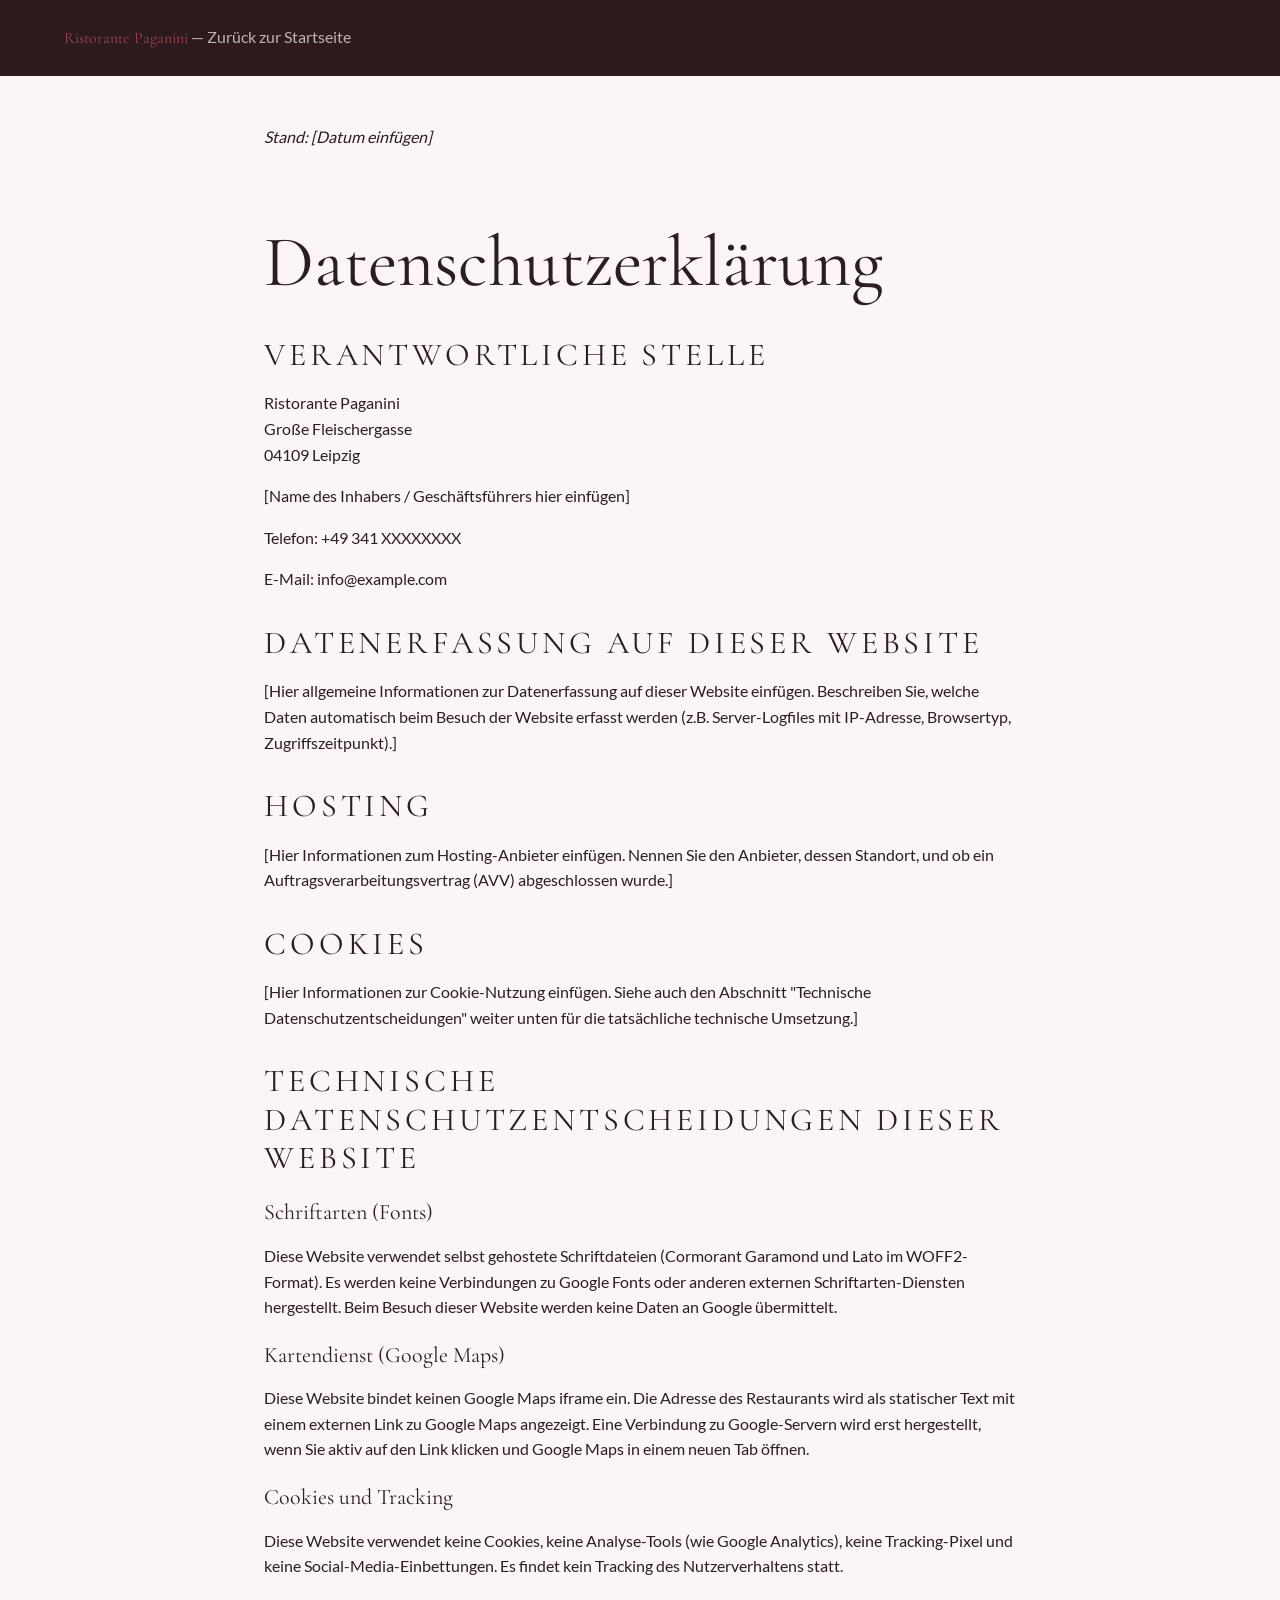
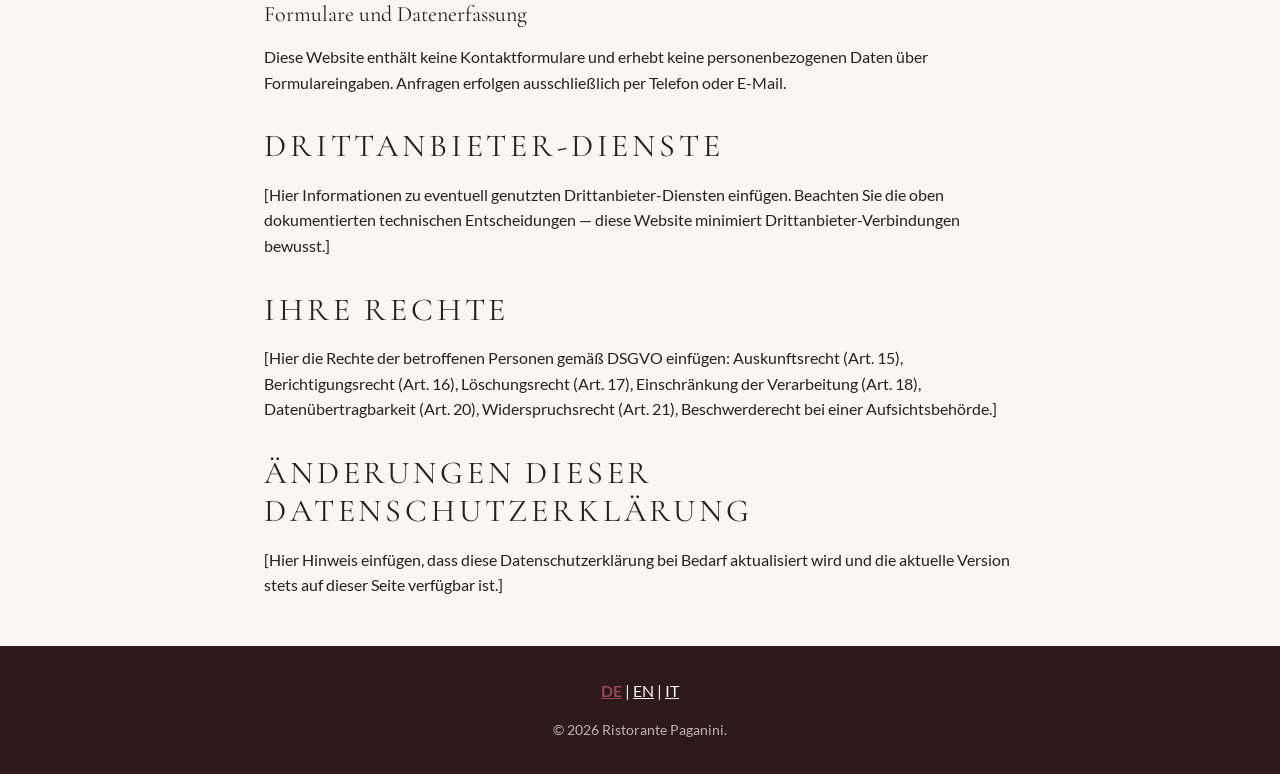
<file: de/datenschutz.html>
<!DOCTYPE html>
<html lang="de">
<head>

  <!-- ============================================================ -->
  <!-- META — charset (must be first) and viewport                  -->
  <!-- ============================================================ -->
  <meta charset="UTF-8">
  <meta name="viewport" content="width=device-width, initial-scale=1.0">

  <!-- ============================================================ -->
  <!-- ROBOTS — noindex for legal pages (D-02)                      -->
  <!-- ============================================================ -->
  <meta name="robots" content="noindex">

  <!-- ============================================================ -->
  <!-- TITLE                                                        -->
  <!-- ============================================================ -->
  <title>Datenschutzerkl&auml;rung | Ristorante Paganini</title>

  <!-- ============================================================ -->
  <!-- FAVICON SET — same 4-tag approach as onepage                 -->
  <!-- Paths relative from /de/ — all assets in ../assets/          -->
  <!-- ============================================================ -->
  <link rel="icon" href="../assets/favicon.svg" type="image/svg+xml">
  <link rel="icon" href="../assets/favicon.ico" sizes="32x32">
  <link rel="apple-touch-icon" href="../assets/apple-touch-icon.png">
  <link rel="manifest" href="../assets/site.webmanifest">

  <!-- ============================================================ -->
  <!-- STYLESHEET — single file, no @import, no CDN                 -->
  <!-- ============================================================ -->
  <link rel="stylesheet" href="../assets/css/main.css">

</head>
<body>

  <!-- ============================================================ -->
  <!-- HEADER — Back-to-homepage link only (D-01, D-03)             -->
  <!-- ============================================================ -->
  <header class="section--dark" style="padding: var(--space-6) 0;">
    <div class="wrapper">
      <a href="/de/" style="color: var(--color-accent-light); text-decoration: none; font-family: var(--font-heading); font-size: var(--font-size-lg);">Ristorante Paganini</a>
      <span style="color: var(--color-text-inverse); opacity: 0.7;"> &mdash; Zur&uuml;ck zur Startseite</span>
    </div>
  </header>

  <!-- ============================================================ -->
  <!-- MAIN — Privacy policy with placeholder + GDPR documentation  -->
  <!-- ============================================================ -->
  <main>
    <div class="content-wrapper" style="padding-block: var(--space-12);">
      <div class="flow">

        <!-- REPLACE WITH REAL LEGAL TEXT BEFORE LAUNCH: Last Updated Date -->
        <p><em>Stand: [Datum einf&uuml;gen]</em></p>

        <h1>Datenschutzerkl&auml;rung</h1>

        <!-- ======================================================== -->
        <!-- PLACEHOLDER SECTIONS — require lawyer review              -->
        <!-- ======================================================== -->

        <!-- REPLACE WITH REAL LEGAL TEXT BEFORE LAUNCH: Verantwortliche Stelle -->
        <h2>Verantwortliche Stelle</h2>
        <p>
          Ristorante Paganini<br>
          Gro&szlig;e Fleischergasse<br>
          04109 Leipzig
        </p>
        <!-- EDIT: Replace with real owner/managing director name -->
        <p>[Name des Inhabers / Gesch&auml;ftsf&uuml;hrers hier einf&uuml;gen]</p>
        <!-- EDIT: Replace XXXXXXXX with real phone number -->
        <p>Telefon: +49 341 XXXXXXXX</p>
        <!-- EDIT: Replace with real email -->
        <p>E-Mail: info@example.com</p>

        <!-- REPLACE WITH REAL LEGAL TEXT BEFORE LAUNCH: Datenerfassung auf dieser Website -->
        <h2>Datenerfassung auf dieser Website</h2>
        <p>
          [Hier allgemeine Informationen zur Datenerfassung auf dieser Website einf&uuml;gen.
          Beschreiben Sie, welche Daten automatisch beim Besuch der Website erfasst werden
          (z.B. Server-Logfiles mit IP-Adresse, Browsertyp, Zugriffszeitpunkt).]
        </p>

        <!-- REPLACE WITH REAL LEGAL TEXT BEFORE LAUNCH: Hosting -->
        <h2>Hosting</h2>
        <p>
          [Hier Informationen zum Hosting-Anbieter einf&uuml;gen. Nennen Sie den Anbieter,
          dessen Standort, und ob ein Auftragsverarbeitungsvertrag (AVV) abgeschlossen wurde.]
        </p>

        <!-- REPLACE WITH REAL LEGAL TEXT BEFORE LAUNCH: Cookies -->
        <h2>Cookies</h2>
        <p>
          [Hier Informationen zur Cookie-Nutzung einf&uuml;gen. Siehe auch den Abschnitt
          "Technische Datenschutzentscheidungen" weiter unten f&uuml;r die tats&auml;chliche
          technische Umsetzung.]
        </p>

        <!-- ======================================================== -->
        <!-- GDPR FACTUAL DOCUMENTATION (D-12, D-13)                   -->
        <!-- These statements are factual — not placeholder text.      -->
        <!-- ======================================================== -->

        <h2>Technische Datenschutzentscheidungen dieser Website</h2>

        <!-- This section documents actual technical implementation decisions.
             These statements are factual and verifiable against the codebase.
             A lawyer should review and incorporate these facts into the full
             privacy policy text. -->

        <h3>Schriftarten (Fonts)</h3>
        <p>
          Diese Website verwendet selbst gehostete Schriftdateien (Cormorant Garamond und Lato
          im WOFF2-Format). Es werden keine Verbindungen zu Google Fonts oder anderen externen
          Schriftarten-Diensten hergestellt. Beim Besuch dieser Website werden keine Daten an
          Google &uuml;bermittelt.
        </p>

        <h3>Kartendienst (Google Maps)</h3>
        <p>
          Diese Website bindet keinen Google Maps iframe ein. Die Adresse des Restaurants wird
          als statischer Text mit einem externen Link zu Google Maps angezeigt. Eine Verbindung
          zu Google-Servern wird erst hergestellt, wenn Sie aktiv auf den Link klicken und
          Google Maps in einem neuen Tab &ouml;ffnen.
        </p>

        <h3>Cookies und Tracking</h3>
        <p>
          Diese Website verwendet keine Cookies, keine Analyse-Tools (wie Google Analytics),
          keine Tracking-Pixel und keine Social-Media-Einbettungen. Es findet kein Tracking
          des Nutzerverhaltens statt.
        </p>

        <h3>Formulare und Datenerfassung</h3>
        <p>
          Diese Website enth&auml;lt keine Kontaktformulare und erhebt keine personenbezogenen
          Daten &uuml;ber Formulareingaben. Anfragen erfolgen ausschlie&szlig;lich per Telefon
          oder E-Mail.
        </p>

        <!-- ======================================================== -->
        <!-- REMAINING PLACEHOLDER SECTIONS                            -->
        <!-- ======================================================== -->

        <!-- REPLACE WITH REAL LEGAL TEXT BEFORE LAUNCH: Drittanbieter-Dienste -->
        <h2>Drittanbieter-Dienste</h2>
        <p>
          [Hier Informationen zu eventuell genutzten Drittanbieter-Diensten einf&uuml;gen.
          Beachten Sie die oben dokumentierten technischen Entscheidungen — diese Website
          minimiert Drittanbieter-Verbindungen bewusst.]
        </p>

        <!-- REPLACE WITH REAL LEGAL TEXT BEFORE LAUNCH: Ihre Rechte -->
        <h2>Ihre Rechte</h2>
        <p>
          [Hier die Rechte der betroffenen Personen gem&auml;&szlig; DSGVO einf&uuml;gen:
          Auskunftsrecht (Art. 15), Berichtigungsrecht (Art. 16), L&ouml;schungsrecht (Art. 17),
          Einschr&auml;nkung der Verarbeitung (Art. 18), Daten&uuml;bertragbarkeit (Art. 20),
          Widerspruchsrecht (Art. 21), Beschwerderecht bei einer Aufsichtsbeh&ouml;rde.]
        </p>

        <!-- REPLACE WITH REAL LEGAL TEXT BEFORE LAUNCH: Aenderungen dieser Datenschutzerklaerung -->
        <h2>&Auml;nderungen dieser Datenschutzerkl&auml;rung</h2>
        <p>
          [Hier Hinweis einf&uuml;gen, dass diese Datenschutzerkl&auml;rung bei Bedarf
          aktualisiert wird und die aktuelle Version stets auf dieser Seite verf&uuml;gbar ist.]
        </p>

      </div>
    </div>
  </main>

  <!-- ============================================================ -->
  <!-- FOOTER — Minimal with language switcher (D-01)               -->
  <!-- ============================================================ -->
  <footer class="section--dark" style="padding: var(--space-8) 0;">
    <div class="wrapper" style="text-align: center;">
      <p>
        <a href="/de/" style="color: var(--color-accent-light); font-weight: var(--font-weight-bold);">DE</a> |
        <a href="/en/" style="color: var(--color-text-inverse);">EN</a> |
        <a href="/it/" style="color: var(--color-text-inverse);">IT</a>
      </p>
      <p style="margin-top: var(--space-4); font-size: var(--font-size-sm); opacity: 0.7;">
        &copy; 2026 Ristorante Paganini.
      </p>
    </div>
  </footer>

</body>
</html>
</file>
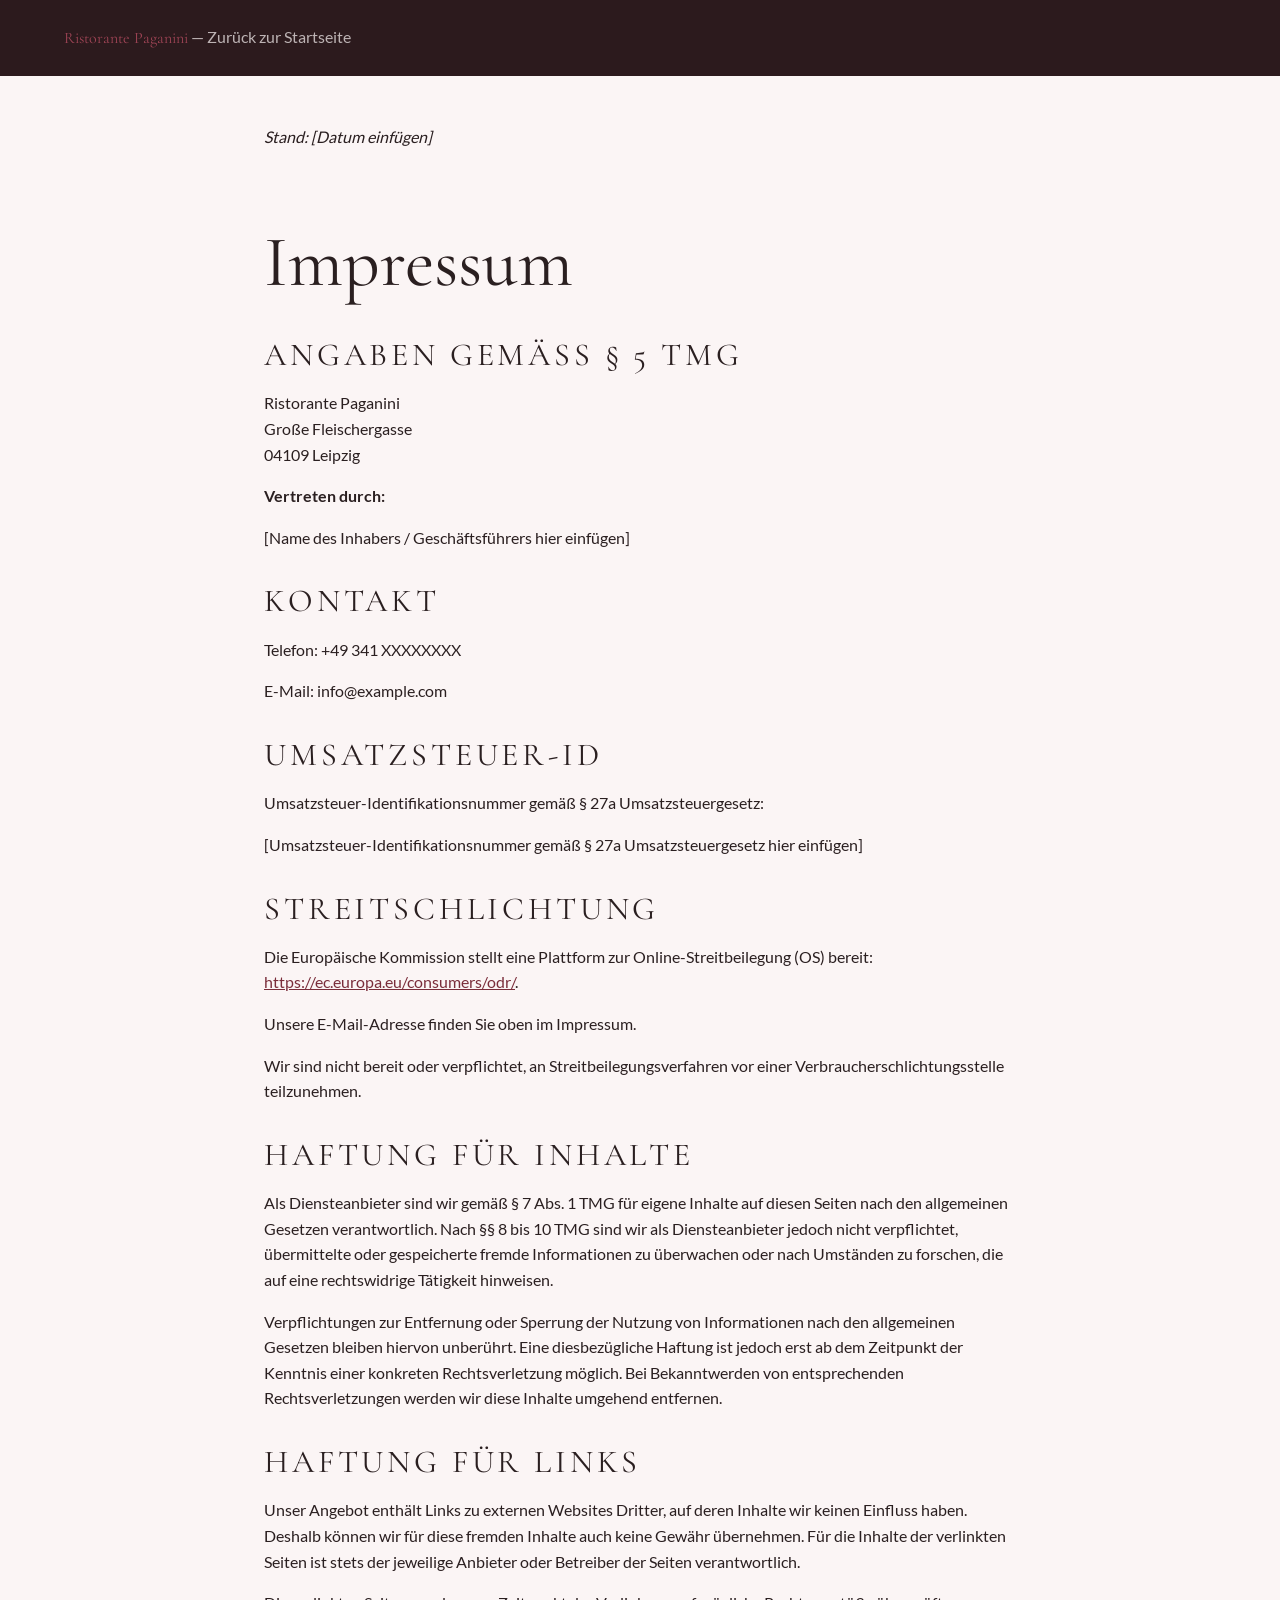
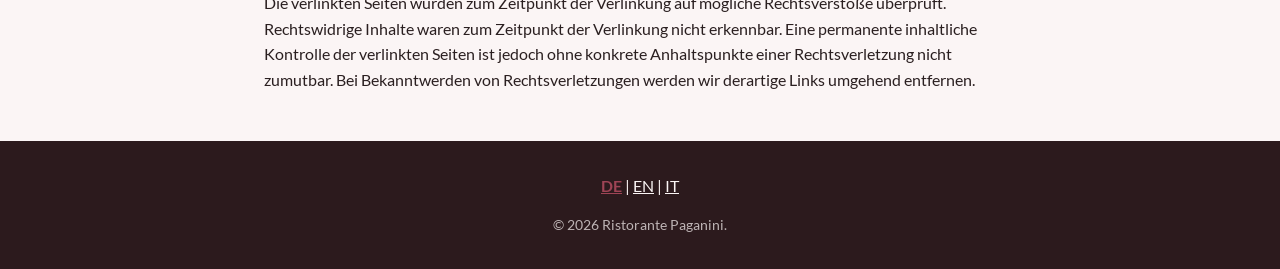
<file: de/impressum.html>
<!DOCTYPE html>
<html lang="de">
<head>

  <!-- ============================================================ -->
  <!-- META — charset (must be first) and viewport                  -->
  <!-- ============================================================ -->
  <meta charset="UTF-8">
  <meta name="viewport" content="width=device-width, initial-scale=1.0">

  <!-- ============================================================ -->
  <!-- ROBOTS — noindex for legal pages (D-02)                      -->
  <!-- ============================================================ -->
  <meta name="robots" content="noindex">

  <!-- ============================================================ -->
  <!-- TITLE                                                        -->
  <!-- ============================================================ -->
  <title>Impressum | Ristorante Paganini</title>

  <!-- ============================================================ -->
  <!-- FAVICON SET — same 4-tag approach as onepage                 -->
  <!-- Paths relative from /de/ — all assets in ../assets/          -->
  <!-- ============================================================ -->
  <link rel="icon" href="../assets/favicon.svg" type="image/svg+xml">
  <link rel="icon" href="../assets/favicon.ico" sizes="32x32">
  <link rel="apple-touch-icon" href="../assets/apple-touch-icon.png">
  <link rel="manifest" href="../assets/site.webmanifest">

  <!-- ============================================================ -->
  <!-- STYLESHEET — single file, no @import, no CDN                 -->
  <!-- ============================================================ -->
  <link rel="stylesheet" href="../assets/css/main.css">

</head>
<body>

  <!-- ============================================================ -->
  <!-- HEADER — Back-to-homepage link only (D-01, D-03)             -->
  <!-- ============================================================ -->
  <header class="section--dark" style="padding: var(--space-6) 0;">
    <div class="wrapper">
      <a href="/de/" style="color: var(--color-accent-light); text-decoration: none; font-family: var(--font-heading); font-size: var(--font-size-lg);">Ristorante Paganini</a>
      <span style="color: var(--color-text-inverse); opacity: 0.7;"> &mdash; Zur&uuml;ck zur Startseite</span>
    </div>
  </header>

  <!-- ============================================================ -->
  <!-- MAIN — Legal content with placeholder sections (D-09, D-10)  -->
  <!-- ============================================================ -->
  <main>
    <div class="content-wrapper" style="padding-block: var(--space-12);">
      <div class="flow">

        <!-- REPLACE WITH REAL LEGAL TEXT BEFORE LAUNCH: Last Updated Date -->
        <p><em>Stand: [Datum einf&uuml;gen]</em></p>

        <h1>Impressum</h1>

        <!-- REPLACE WITH REAL LEGAL TEXT BEFORE LAUNCH: Angaben gemaess 5 TMG -->
        <h2>Angaben gem&auml;&szlig; &sect; 5 TMG</h2>
        <p>
          Ristorante Paganini<br>
          Gro&szlig;e Fleischergasse<br>
          04109 Leipzig
        </p>
        <p><strong>Vertreten durch:</strong></p>
        <!-- EDIT: Replace with real owner/managing director name -->
        <p>[Name des Inhabers / Gesch&auml;ftsf&uuml;hrers hier einf&uuml;gen]</p>

        <!-- REPLACE WITH REAL LEGAL TEXT BEFORE LAUNCH: Kontakt -->
        <h2>Kontakt</h2>
        <!-- EDIT: Replace XXXXXXXX with real phone number -->
        <p>Telefon: +49 341 XXXXXXXX</p>
        <!-- EDIT: Replace with real email -->
        <p>E-Mail: info@example.com</p>

        <!-- REPLACE WITH REAL LEGAL TEXT BEFORE LAUNCH: Umsatzsteuer-ID -->
        <h2>Umsatzsteuer-ID</h2>
        <p>Umsatzsteuer-Identifikationsnummer gem&auml;&szlig; &sect; 27a Umsatzsteuergesetz:</p>
        <!-- EDIT: Replace with real USt-IdNr. -->
        <p>[Umsatzsteuer-Identifikationsnummer gem&auml;&szlig; &sect; 27a Umsatzsteuergesetz hier einf&uuml;gen]</p>

        <!-- REPLACE WITH REAL LEGAL TEXT BEFORE LAUNCH: Streitschlichtung -->
        <h2>Streitschlichtung</h2>
        <p>
          Die Europ&auml;ische Kommission stellt eine Plattform zur Online-Streitbeilegung (OS) bereit:
          <a href="https://ec.europa.eu/consumers/odr/" target="_blank" rel="noopener noreferrer">https://ec.europa.eu/consumers/odr/</a>.
        </p>
        <p>Unsere E-Mail-Adresse finden Sie oben im Impressum.</p>
        <p>
          Wir sind nicht bereit oder verpflichtet, an Streitbeilegungsverfahren vor einer
          Verbraucherschlichtungsstelle teilzunehmen.
        </p>

        <!-- REPLACE WITH REAL LEGAL TEXT BEFORE LAUNCH: Haftung fuer Inhalte -->
        <h2>Haftung f&uuml;r Inhalte</h2>
        <p>
          Als Diensteanbieter sind wir gem&auml;&szlig; &sect; 7 Abs. 1 TMG f&uuml;r eigene Inhalte auf diesen Seiten
          nach den allgemeinen Gesetzen verantwortlich. Nach &sect;&sect; 8 bis 10 TMG sind wir als Diensteanbieter
          jedoch nicht verpflichtet, &uuml;bermittelte oder gespeicherte fremde Informationen zu &uuml;berwachen oder
          nach Umst&auml;nden zu forschen, die auf eine rechtswidrige T&auml;tigkeit hinweisen.
        </p>
        <p>
          Verpflichtungen zur Entfernung oder Sperrung der Nutzung von Informationen nach den allgemeinen Gesetzen
          bleiben hiervon unber&uuml;hrt. Eine diesbez&uuml;gliche Haftung ist jedoch erst ab dem Zeitpunkt der
          Kenntnis einer konkreten Rechtsverletzung m&ouml;glich. Bei Bekanntwerden von entsprechenden
          Rechtsverletzungen werden wir diese Inhalte umgehend entfernen.
        </p>

        <!-- REPLACE WITH REAL LEGAL TEXT BEFORE LAUNCH: Haftung fuer Links -->
        <h2>Haftung f&uuml;r Links</h2>
        <p>
          Unser Angebot enth&auml;lt Links zu externen Websites Dritter, auf deren Inhalte wir keinen Einfluss haben.
          Deshalb k&ouml;nnen wir f&uuml;r diese fremden Inhalte auch keine Gew&auml;hr &uuml;bernehmen. F&uuml;r die
          Inhalte der verlinkten Seiten ist stets der jeweilige Anbieter oder Betreiber der Seiten verantwortlich.
        </p>
        <p>
          Die verlinkten Seiten wurden zum Zeitpunkt der Verlinkung auf m&ouml;gliche Rechtsverst&ouml;&szlig;e
          &uuml;berpr&uuml;ft. Rechtswidrige Inhalte waren zum Zeitpunkt der Verlinkung nicht erkennbar. Eine
          permanente inhaltliche Kontrolle der verlinkten Seiten ist jedoch ohne konkrete Anhaltspunkte einer
          Rechtsverletzung nicht zumutbar. Bei Bekanntwerden von Rechtsverletzungen werden wir derartige Links
          umgehend entfernen.
        </p>

      </div>
    </div>
  </main>

  <!-- ============================================================ -->
  <!-- FOOTER — Minimal with language switcher (D-01)               -->
  <!-- ============================================================ -->
  <footer class="section--dark" style="padding: var(--space-8) 0;">
    <div class="wrapper" style="text-align: center;">
      <p>
        <a href="/de/" style="color: var(--color-accent-light); font-weight: var(--font-weight-bold);">DE</a> |
        <a href="/en/" style="color: var(--color-text-inverse);">EN</a> |
        <a href="/it/" style="color: var(--color-text-inverse);">IT</a>
      </p>
      <p style="margin-top: var(--space-4); font-size: var(--font-size-sm); opacity: 0.7;">
        &copy; 2026 Ristorante Paganini.
      </p>
    </div>
  </footer>

</body>
</html>
</file>
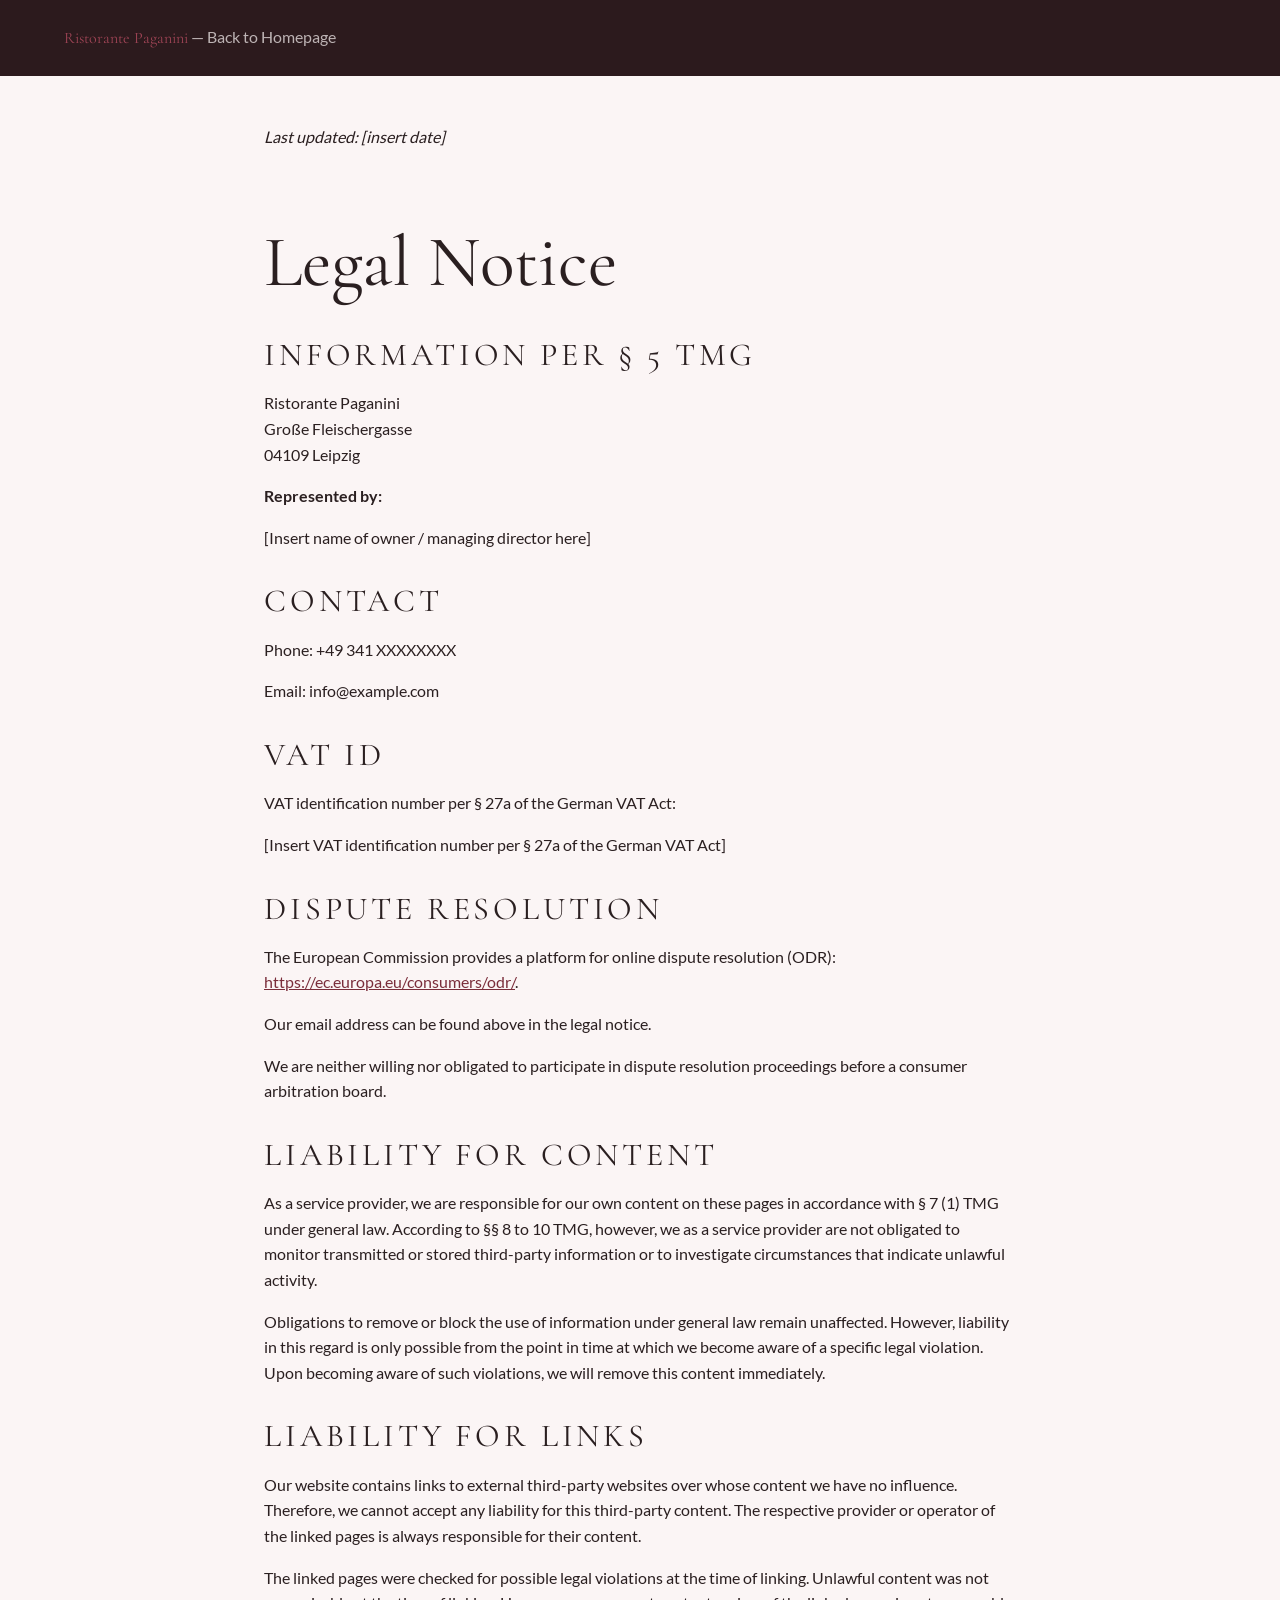
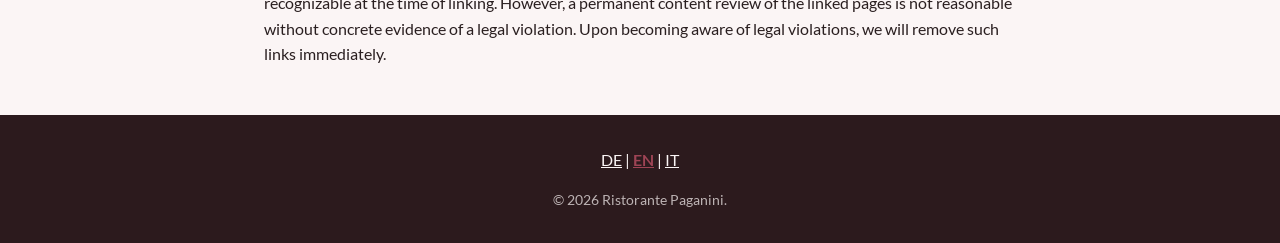
<file: en/legal.html>
<!DOCTYPE html>
<html lang="en">
<head>

  <!-- ============================================================ -->
  <!-- META — charset (must be first) and viewport                  -->
  <!-- ============================================================ -->
  <meta charset="UTF-8">
  <meta name="viewport" content="width=device-width, initial-scale=1.0">

  <!-- ============================================================ -->
  <!-- ROBOTS — noindex for legal pages (D-02)                      -->
  <!-- ============================================================ -->
  <meta name="robots" content="noindex">

  <!-- ============================================================ -->
  <!-- TITLE                                                        -->
  <!-- ============================================================ -->
  <title>Legal Notice | Ristorante Paganini</title>

  <!-- ============================================================ -->
  <!-- FAVICON SET — same 4-tag approach as onepage                 -->
  <!-- Paths relative from /en/ — all assets in ../assets/          -->
  <!-- ============================================================ -->
  <link rel="icon" href="../assets/favicon.svg" type="image/svg+xml">
  <link rel="icon" href="../assets/favicon.ico" sizes="32x32">
  <link rel="apple-touch-icon" href="../assets/apple-touch-icon.png">
  <link rel="manifest" href="../assets/site.webmanifest">

  <!-- ============================================================ -->
  <!-- STYLESHEET — single file, no @import, no CDN                 -->
  <!-- ============================================================ -->
  <link rel="stylesheet" href="../assets/css/main.css">

</head>
<body>

  <!-- ============================================================ -->
  <!-- HEADER — Back-to-homepage link only (D-01, D-03)             -->
  <!-- ============================================================ -->
  <header class="section--dark" style="padding: var(--space-6) 0;">
    <div class="wrapper">
      <a href="/en/" style="color: var(--color-accent-light); text-decoration: none; font-family: var(--font-heading); font-size: var(--font-size-lg);">Ristorante Paganini</a>
      <span style="color: var(--color-text-inverse); opacity: 0.7;"> &mdash; Back to Homepage</span>
    </div>
  </header>

  <!-- ============================================================ -->
  <!-- MAIN — Legal content with placeholder sections (D-09, D-10)  -->
  <!-- ============================================================ -->
  <main>
    <div class="content-wrapper" style="padding-block: var(--space-12);">
      <div class="flow">

        <!-- REPLACE WITH REAL LEGAL TEXT BEFORE LAUNCH: Last Updated Date -->
        <p><em>Last updated: [insert date]</em></p>

        <h1>Legal Notice</h1>

        <!-- REPLACE WITH REAL LEGAL TEXT BEFORE LAUNCH: Information per 5 TMG -->
        <h2>Information per &sect; 5 TMG</h2>
        <p>
          Ristorante Paganini<br>
          Gro&szlig;e Fleischergasse<br>
          04109 Leipzig
        </p>
        <p><strong>Represented by:</strong></p>
        <!-- EDIT: Replace with real owner/managing director name -->
        <p>[Insert name of owner / managing director here]</p>

        <!-- REPLACE WITH REAL LEGAL TEXT BEFORE LAUNCH: Contact -->
        <h2>Contact</h2>
        <!-- EDIT: Replace XXXXXXXX with real phone number -->
        <p>Phone: +49 341 XXXXXXXX</p>
        <!-- EDIT: Replace with real email -->
        <p>Email: info@example.com</p>

        <!-- REPLACE WITH REAL LEGAL TEXT BEFORE LAUNCH: VAT ID -->
        <h2>VAT ID</h2>
        <p>VAT identification number per &sect; 27a of the German VAT Act:</p>
        <!-- EDIT: Replace with real VAT ID -->
        <p>[Insert VAT identification number per &sect; 27a of the German VAT Act]</p>

        <!-- REPLACE WITH REAL LEGAL TEXT BEFORE LAUNCH: Dispute Resolution -->
        <h2>Dispute Resolution</h2>
        <p>
          The European Commission provides a platform for online dispute resolution (ODR):
          <a href="https://ec.europa.eu/consumers/odr/" target="_blank" rel="noopener noreferrer">https://ec.europa.eu/consumers/odr/</a>.
        </p>
        <p>Our email address can be found above in the legal notice.</p>
        <p>
          We are neither willing nor obligated to participate in dispute resolution proceedings
          before a consumer arbitration board.
        </p>

        <!-- REPLACE WITH REAL LEGAL TEXT BEFORE LAUNCH: Liability for Content -->
        <h2>Liability for Content</h2>
        <p>
          As a service provider, we are responsible for our own content on these pages in accordance
          with &sect; 7 (1) TMG under general law. According to &sect;&sect; 8 to 10 TMG, however,
          we as a service provider are not obligated to monitor transmitted or stored third-party
          information or to investigate circumstances that indicate unlawful activity.
        </p>
        <p>
          Obligations to remove or block the use of information under general law remain unaffected.
          However, liability in this regard is only possible from the point in time at which we become
          aware of a specific legal violation. Upon becoming aware of such violations, we will remove
          this content immediately.
        </p>

        <!-- REPLACE WITH REAL LEGAL TEXT BEFORE LAUNCH: Liability for Links -->
        <h2>Liability for Links</h2>
        <p>
          Our website contains links to external third-party websites over whose content we have no
          influence. Therefore, we cannot accept any liability for this third-party content. The
          respective provider or operator of the linked pages is always responsible for their content.
        </p>
        <p>
          The linked pages were checked for possible legal violations at the time of linking. Unlawful
          content was not recognizable at the time of linking. However, a permanent content review of
          the linked pages is not reasonable without concrete evidence of a legal violation. Upon
          becoming aware of legal violations, we will remove such links immediately.
        </p>

      </div>
    </div>
  </main>

  <!-- ============================================================ -->
  <!-- FOOTER — Minimal with language switcher (D-01)               -->
  <!-- ============================================================ -->
  <footer class="section--dark" style="padding: var(--space-8) 0;">
    <div class="wrapper" style="text-align: center;">
      <p>
        <a href="/de/" style="color: var(--color-text-inverse);">DE</a> |
        <a href="/en/" style="color: var(--color-accent-light); font-weight: var(--font-weight-bold);">EN</a> |
        <a href="/it/" style="color: var(--color-text-inverse);">IT</a>
      </p>
      <p style="margin-top: var(--space-4); font-size: var(--font-size-sm); opacity: 0.7;">
        &copy; 2026 Ristorante Paganini.
      </p>
    </div>
  </footer>

</body>
</html>
</file>
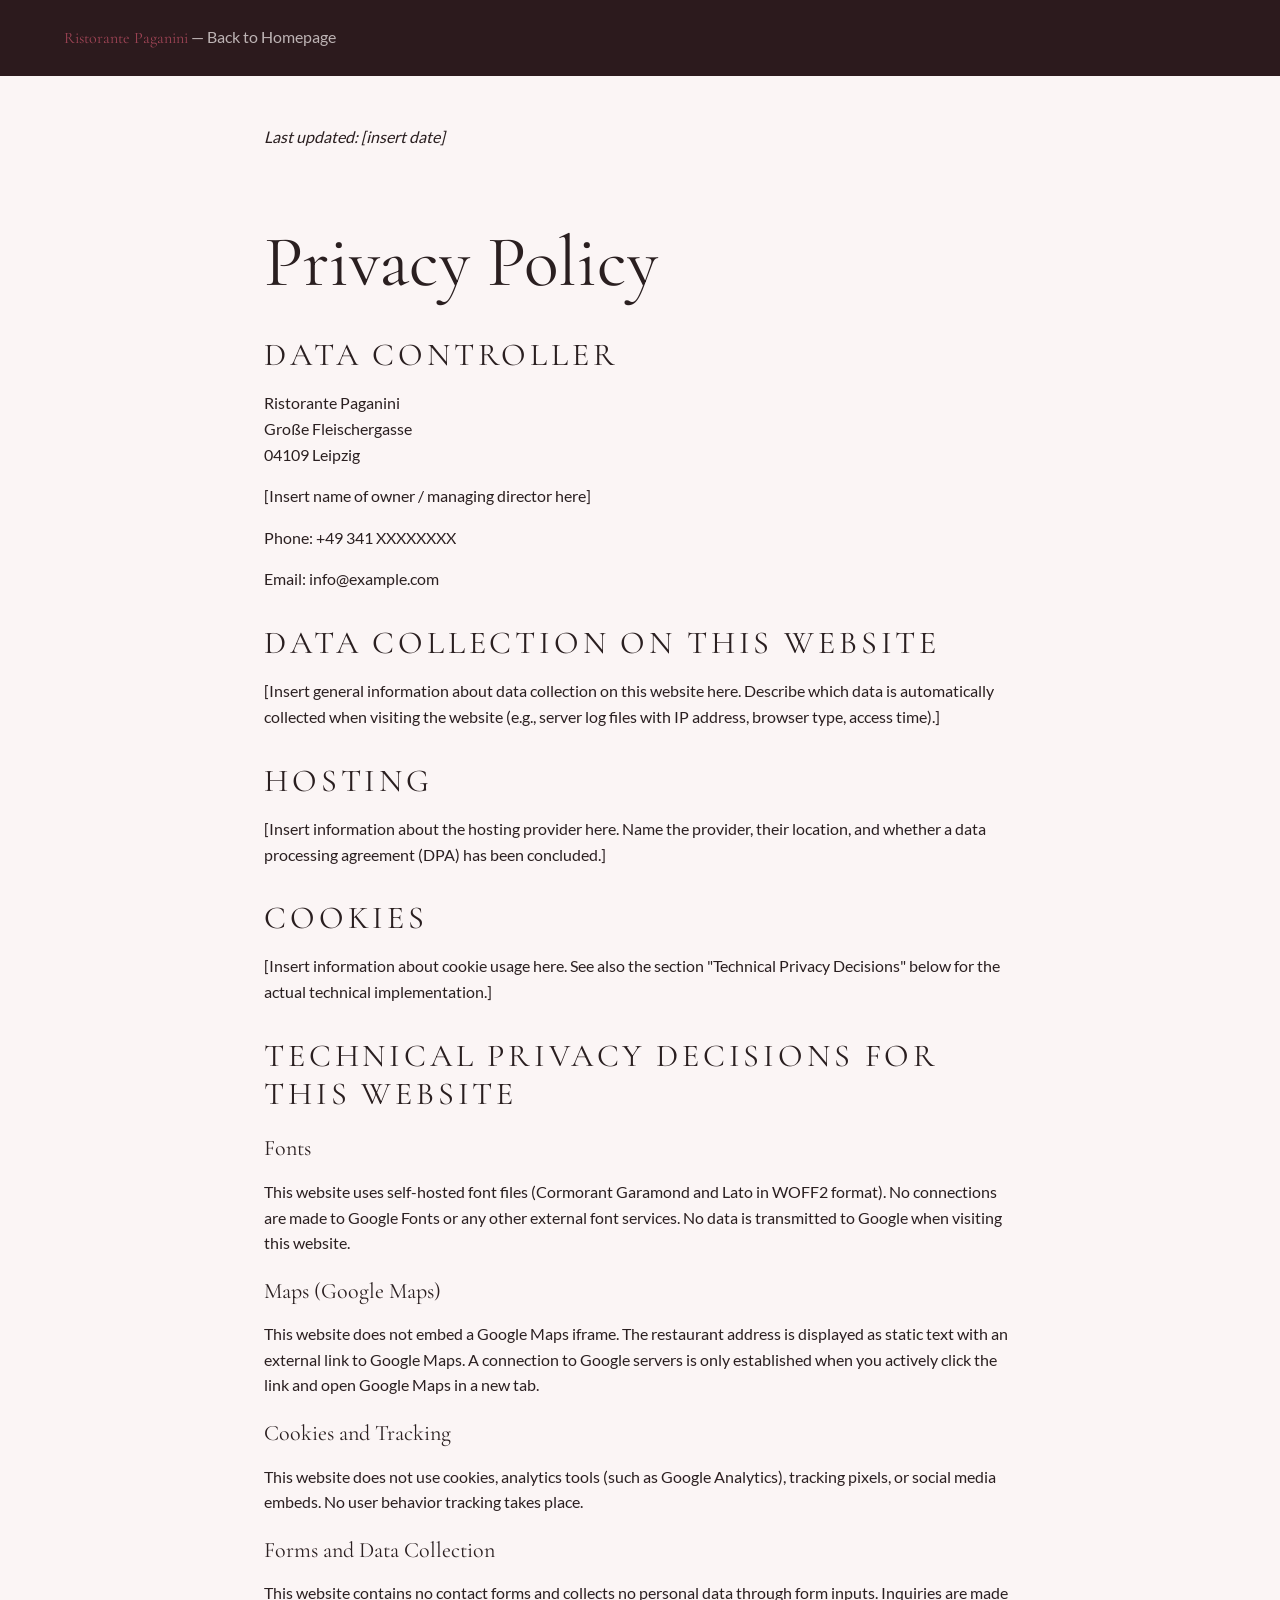
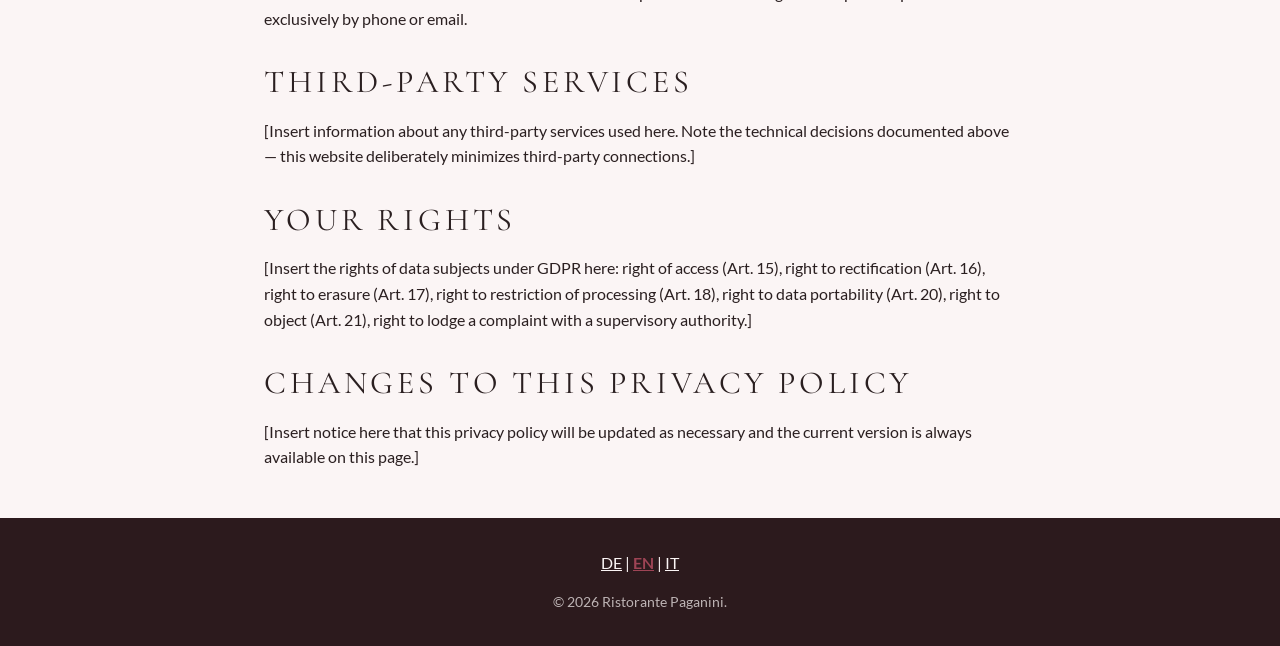
<file: en/privacy.html>
<!DOCTYPE html>
<html lang="en">
<head>

  <!-- ============================================================ -->
  <!-- META — charset (must be first) and viewport                  -->
  <!-- ============================================================ -->
  <meta charset="UTF-8">
  <meta name="viewport" content="width=device-width, initial-scale=1.0">

  <!-- ============================================================ -->
  <!-- ROBOTS — noindex for legal pages (D-02)                      -->
  <!-- ============================================================ -->
  <meta name="robots" content="noindex">

  <!-- ============================================================ -->
  <!-- TITLE                                                        -->
  <!-- ============================================================ -->
  <title>Privacy Policy | Ristorante Paganini</title>

  <!-- ============================================================ -->
  <!-- FAVICON SET — same 4-tag approach as onepage                 -->
  <!-- Paths relative from /en/ — all assets in ../assets/          -->
  <!-- ============================================================ -->
  <link rel="icon" href="../assets/favicon.svg" type="image/svg+xml">
  <link rel="icon" href="../assets/favicon.ico" sizes="32x32">
  <link rel="apple-touch-icon" href="../assets/apple-touch-icon.png">
  <link rel="manifest" href="../assets/site.webmanifest">

  <!-- ============================================================ -->
  <!-- STYLESHEET — single file, no @import, no CDN                 -->
  <!-- ============================================================ -->
  <link rel="stylesheet" href="../assets/css/main.css">

</head>
<body>

  <!-- ============================================================ -->
  <!-- HEADER — Back-to-homepage link only (D-01, D-03)             -->
  <!-- ============================================================ -->
  <header class="section--dark" style="padding: var(--space-6) 0;">
    <div class="wrapper">
      <a href="/en/" style="color: var(--color-accent-light); text-decoration: none; font-family: var(--font-heading); font-size: var(--font-size-lg);">Ristorante Paganini</a>
      <span style="color: var(--color-text-inverse); opacity: 0.7;"> &mdash; Back to Homepage</span>
    </div>
  </header>

  <!-- ============================================================ -->
  <!-- MAIN — Privacy policy with placeholder + GDPR documentation  -->
  <!-- ============================================================ -->
  <main>
    <div class="content-wrapper" style="padding-block: var(--space-12);">
      <div class="flow">

        <!-- REPLACE WITH REAL LEGAL TEXT BEFORE LAUNCH: Last Updated Date -->
        <p><em>Last updated: [insert date]</em></p>

        <h1>Privacy Policy</h1>

        <!-- ======================================================== -->
        <!-- PLACEHOLDER SECTIONS — require lawyer review              -->
        <!-- ======================================================== -->

        <!-- REPLACE WITH REAL LEGAL TEXT BEFORE LAUNCH: Data Controller -->
        <h2>Data Controller</h2>
        <p>
          Ristorante Paganini<br>
          Gro&szlig;e Fleischergasse<br>
          04109 Leipzig
        </p>
        <!-- EDIT: Replace with real owner/managing director name -->
        <p>[Insert name of owner / managing director here]</p>
        <!-- EDIT: Replace XXXXXXXX with real phone number -->
        <p>Phone: +49 341 XXXXXXXX</p>
        <!-- EDIT: Replace with real email -->
        <p>Email: info@example.com</p>

        <!-- REPLACE WITH REAL LEGAL TEXT BEFORE LAUNCH: Data Collection on This Website -->
        <h2>Data Collection on This Website</h2>
        <p>
          [Insert general information about data collection on this website here.
          Describe which data is automatically collected when visiting the website
          (e.g., server log files with IP address, browser type, access time).]
        </p>

        <!-- REPLACE WITH REAL LEGAL TEXT BEFORE LAUNCH: Hosting -->
        <h2>Hosting</h2>
        <p>
          [Insert information about the hosting provider here. Name the provider,
          their location, and whether a data processing agreement (DPA) has been concluded.]
        </p>

        <!-- REPLACE WITH REAL LEGAL TEXT BEFORE LAUNCH: Cookies -->
        <h2>Cookies</h2>
        <p>
          [Insert information about cookie usage here. See also the section
          "Technical Privacy Decisions" below for the actual technical implementation.]
        </p>

        <!-- ======================================================== -->
        <!-- GDPR FACTUAL DOCUMENTATION (D-12, D-13)                   -->
        <!-- These statements are factual — not placeholder text.      -->
        <!-- ======================================================== -->

        <h2>Technical Privacy Decisions for This Website</h2>

        <!-- This section documents actual technical implementation decisions.
             These statements are factual and verifiable against the codebase.
             A lawyer should review and incorporate these facts into the full
             privacy policy text. -->

        <h3>Fonts</h3>
        <p>
          This website uses self-hosted font files (Cormorant Garamond and Lato
          in WOFF2 format). No connections are made to Google Fonts or any other
          external font services. No data is transmitted to Google when visiting
          this website.
        </p>

        <h3>Maps (Google Maps)</h3>
        <p>
          This website does not embed a Google Maps iframe. The restaurant address
          is displayed as static text with an external link to Google Maps. A
          connection to Google servers is only established when you actively click
          the link and open Google Maps in a new tab.
        </p>

        <h3>Cookies and Tracking</h3>
        <p>
          This website does not use cookies, analytics tools (such as Google
          Analytics), tracking pixels, or social media embeds. No user behavior
          tracking takes place.
        </p>

        <h3>Forms and Data Collection</h3>
        <p>
          This website contains no contact forms and collects no personal data
          through form inputs. Inquiries are made exclusively by phone or email.
        </p>

        <!-- ======================================================== -->
        <!-- REMAINING PLACEHOLDER SECTIONS                            -->
        <!-- ======================================================== -->

        <!-- REPLACE WITH REAL LEGAL TEXT BEFORE LAUNCH: Third-Party Services -->
        <h2>Third-Party Services</h2>
        <p>
          [Insert information about any third-party services used here. Note the
          technical decisions documented above — this website deliberately minimizes
          third-party connections.]
        </p>

        <!-- REPLACE WITH REAL LEGAL TEXT BEFORE LAUNCH: Your Rights -->
        <h2>Your Rights</h2>
        <p>
          [Insert the rights of data subjects under GDPR here: right of access (Art. 15),
          right to rectification (Art. 16), right to erasure (Art. 17), right to restriction
          of processing (Art. 18), right to data portability (Art. 20), right to object (Art. 21),
          right to lodge a complaint with a supervisory authority.]
        </p>

        <!-- REPLACE WITH REAL LEGAL TEXT BEFORE LAUNCH: Changes to This Privacy Policy -->
        <h2>Changes to This Privacy Policy</h2>
        <p>
          [Insert notice here that this privacy policy will be updated as necessary
          and the current version is always available on this page.]
        </p>

      </div>
    </div>
  </main>

  <!-- ============================================================ -->
  <!-- FOOTER — Minimal with language switcher (D-01)               -->
  <!-- ============================================================ -->
  <footer class="section--dark" style="padding: var(--space-8) 0;">
    <div class="wrapper" style="text-align: center;">
      <p>
        <a href="/de/" style="color: var(--color-text-inverse);">DE</a> |
        <a href="/en/" style="color: var(--color-accent-light); font-weight: var(--font-weight-bold);">EN</a> |
        <a href="/it/" style="color: var(--color-text-inverse);">IT</a>
      </p>
      <p style="margin-top: var(--space-4); font-size: var(--font-size-sm); opacity: 0.7;">
        &copy; 2026 Ristorante Paganini.
      </p>
    </div>
  </footer>

</body>
</html>
</file>
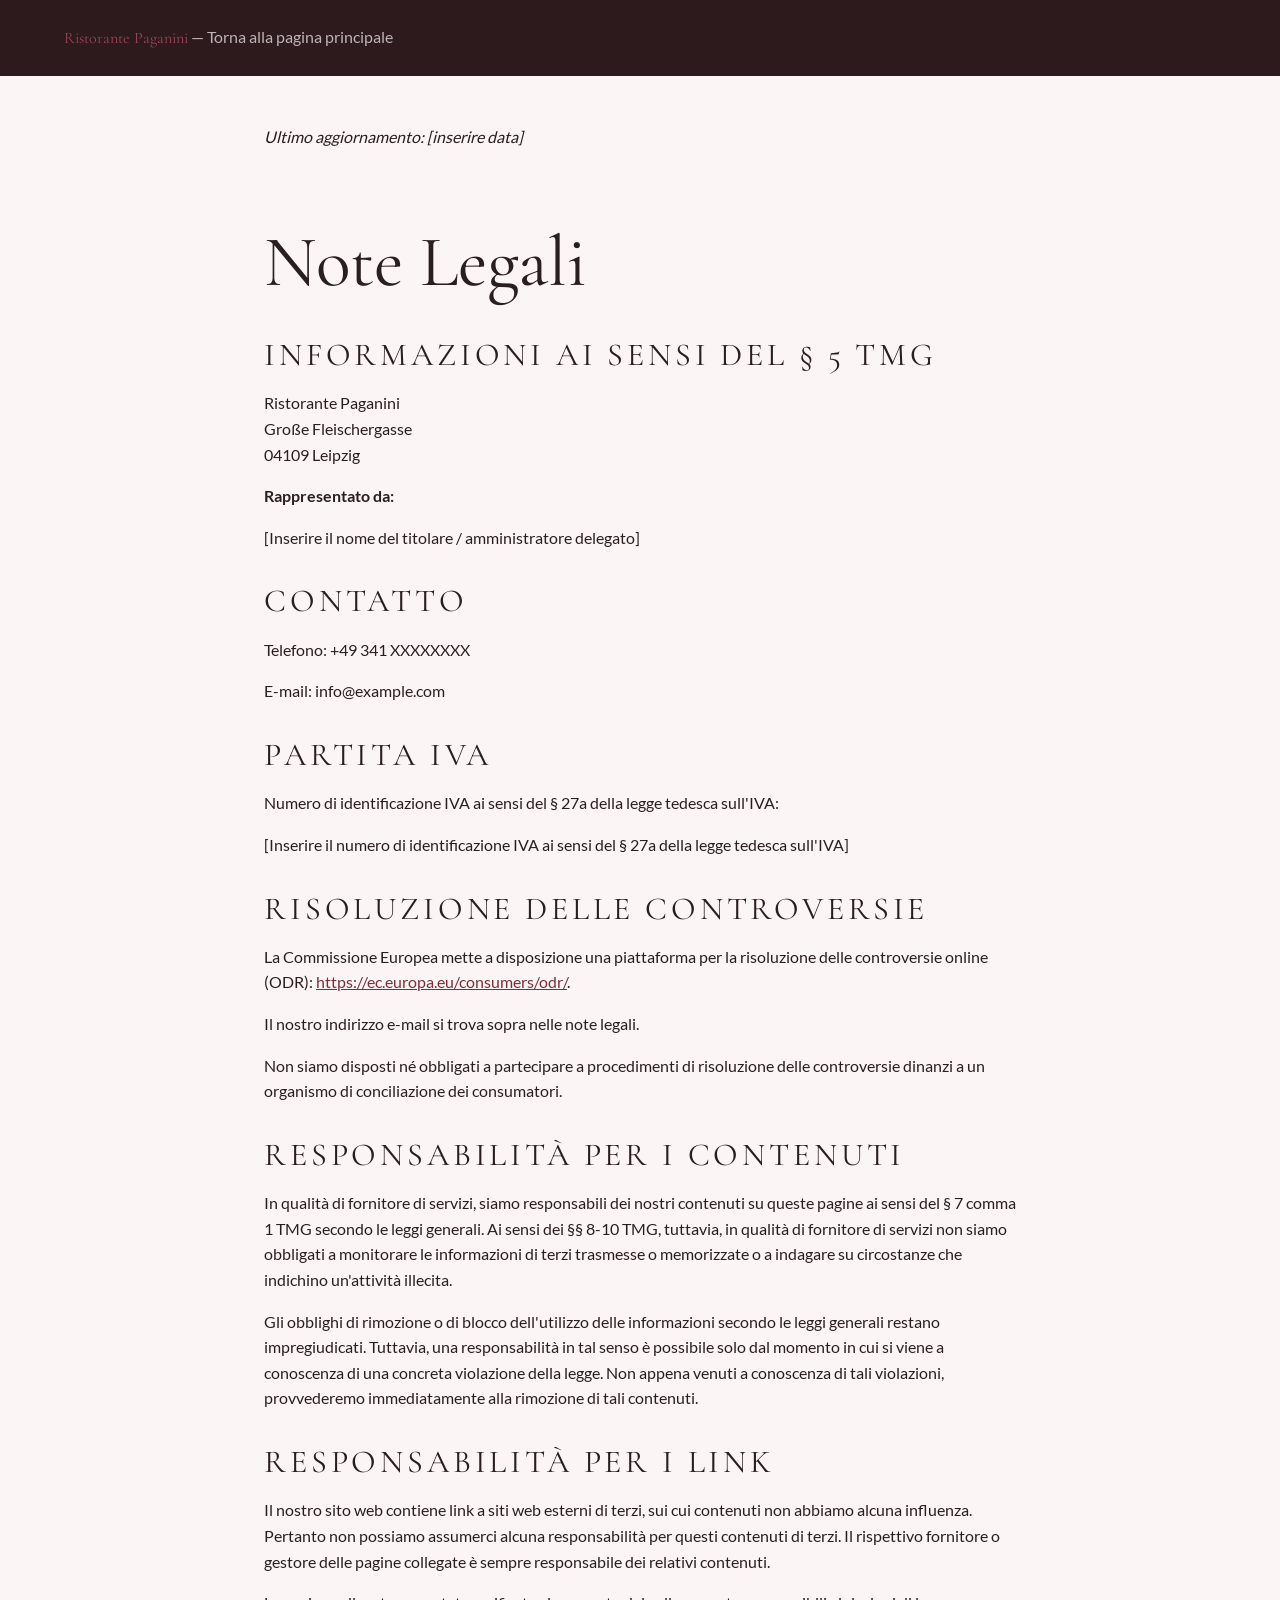
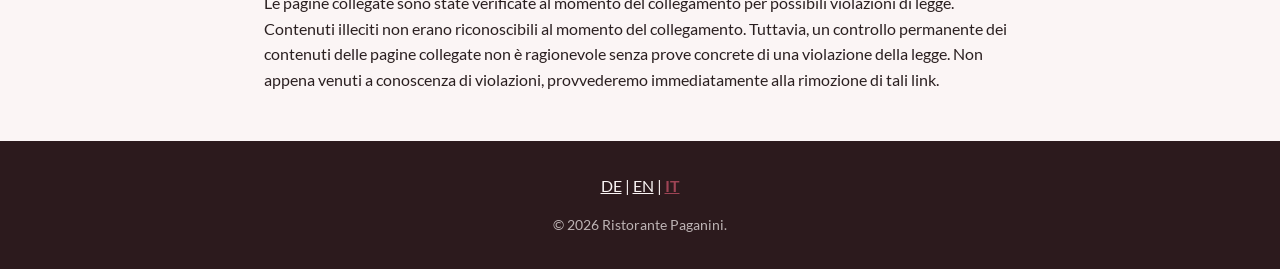
<file: it/legale.html>
<!DOCTYPE html>
<html lang="it">
<head>

  <!-- ============================================================ -->
  <!-- META — charset (must be first) and viewport                  -->
  <!-- ============================================================ -->
  <meta charset="UTF-8">
  <meta name="viewport" content="width=device-width, initial-scale=1.0">

  <!-- ============================================================ -->
  <!-- ROBOTS — noindex for legal pages (D-02)                      -->
  <!-- ============================================================ -->
  <meta name="robots" content="noindex">

  <!-- ============================================================ -->
  <!-- TITLE                                                        -->
  <!-- ============================================================ -->
  <title>Note Legali | Ristorante Paganini</title>

  <!-- ============================================================ -->
  <!-- FAVICON SET — same 4-tag approach as onepage                 -->
  <!-- Paths relative from /it/ — all assets in ../assets/          -->
  <!-- ============================================================ -->
  <link rel="icon" href="../assets/favicon.svg" type="image/svg+xml">
  <link rel="icon" href="../assets/favicon.ico" sizes="32x32">
  <link rel="apple-touch-icon" href="../assets/apple-touch-icon.png">
  <link rel="manifest" href="../assets/site.webmanifest">

  <!-- ============================================================ -->
  <!-- STYLESHEET — single file, no @import, no CDN                 -->
  <!-- ============================================================ -->
  <link rel="stylesheet" href="../assets/css/main.css">

</head>
<body>

  <!-- ============================================================ -->
  <!-- HEADER — Back-to-homepage link only (D-01, D-03)             -->
  <!-- ============================================================ -->
  <header class="section--dark" style="padding: var(--space-6) 0;">
    <div class="wrapper">
      <a href="/it/" style="color: var(--color-accent-light); text-decoration: none; font-family: var(--font-heading); font-size: var(--font-size-lg);">Ristorante Paganini</a>
      <span style="color: var(--color-text-inverse); opacity: 0.7;"> &mdash; Torna alla pagina principale</span>
    </div>
  </header>

  <!-- ============================================================ -->
  <!-- MAIN — Legal content with placeholder sections (D-09, D-10)  -->
  <!-- ============================================================ -->
  <main>
    <div class="content-wrapper" style="padding-block: var(--space-12);">
      <div class="flow">

        <!-- REPLACE WITH REAL LEGAL TEXT BEFORE LAUNCH: Last Updated Date -->
        <p><em>Ultimo aggiornamento: [inserire data]</em></p>

        <h1>Note Legali</h1>

        <!-- REPLACE WITH REAL LEGAL TEXT BEFORE LAUNCH: Informazioni ai sensi del 5 TMG -->
        <h2>Informazioni ai sensi del &sect; 5 TMG</h2>
        <p>
          Ristorante Paganini<br>
          Gro&szlig;e Fleischergasse<br>
          04109 Leipzig
        </p>
        <p><strong>Rappresentato da:</strong></p>
        <!-- EDIT: Replace with real owner/managing director name -->
        <p>[Inserire il nome del titolare / amministratore delegato]</p>

        <!-- REPLACE WITH REAL LEGAL TEXT BEFORE LAUNCH: Contatto -->
        <h2>Contatto</h2>
        <!-- EDIT: Replace XXXXXXXX with real phone number -->
        <p>Telefono: +49 341 XXXXXXXX</p>
        <!-- EDIT: Replace with real email -->
        <p>E-mail: info@example.com</p>

        <!-- REPLACE WITH REAL LEGAL TEXT BEFORE LAUNCH: Partita IVA -->
        <h2>Partita IVA</h2>
        <p>Numero di identificazione IVA ai sensi del &sect; 27a della legge tedesca sull'IVA:</p>
        <!-- EDIT: Replace with real VAT ID -->
        <p>[Inserire il numero di identificazione IVA ai sensi del &sect; 27a della legge tedesca sull'IVA]</p>

        <!-- REPLACE WITH REAL LEGAL TEXT BEFORE LAUNCH: Risoluzione delle controversie -->
        <h2>Risoluzione delle controversie</h2>
        <p>
          La Commissione Europea mette a disposizione una piattaforma per la risoluzione delle controversie online (ODR):
          <a href="https://ec.europa.eu/consumers/odr/" target="_blank" rel="noopener noreferrer">https://ec.europa.eu/consumers/odr/</a>.
        </p>
        <p>Il nostro indirizzo e-mail si trova sopra nelle note legali.</p>
        <p>
          Non siamo disposti n&eacute; obbligati a partecipare a procedimenti di risoluzione
          delle controversie dinanzi a un organismo di conciliazione dei consumatori.
        </p>

        <!-- REPLACE WITH REAL LEGAL TEXT BEFORE LAUNCH: Responsabilita per i contenuti -->
        <h2>Responsabilit&agrave; per i contenuti</h2>
        <p>
          In qualit&agrave; di fornitore di servizi, siamo responsabili dei nostri contenuti su queste pagine ai sensi
          del &sect; 7 comma 1 TMG secondo le leggi generali. Ai sensi dei &sect;&sect; 8-10 TMG, tuttavia, in qualit&agrave;
          di fornitore di servizi non siamo obbligati a monitorare le informazioni di terzi trasmesse o memorizzate
          o a indagare su circostanze che indichino un'attivit&agrave; illecita.
        </p>
        <p>
          Gli obblighi di rimozione o di blocco dell'utilizzo delle informazioni secondo le leggi generali restano
          impregiudicati. Tuttavia, una responsabilit&agrave; in tal senso &egrave; possibile solo dal momento in cui
          si viene a conoscenza di una concreta violazione della legge. Non appena venuti a conoscenza di tali
          violazioni, provvederemo immediatamente alla rimozione di tali contenuti.
        </p>

        <!-- REPLACE WITH REAL LEGAL TEXT BEFORE LAUNCH: Responsabilita per i link -->
        <h2>Responsabilit&agrave; per i link</h2>
        <p>
          Il nostro sito web contiene link a siti web esterni di terzi, sui cui contenuti non abbiamo alcuna influenza.
          Pertanto non possiamo assumerci alcuna responsabilit&agrave; per questi contenuti di terzi. Il rispettivo
          fornitore o gestore delle pagine collegate &egrave; sempre responsabile dei relativi contenuti.
        </p>
        <p>
          Le pagine collegate sono state verificate al momento del collegamento per possibili violazioni di legge.
          Contenuti illeciti non erano riconoscibili al momento del collegamento. Tuttavia, un controllo permanente
          dei contenuti delle pagine collegate non &egrave; ragionevole senza prove concrete di una violazione della
          legge. Non appena venuti a conoscenza di violazioni, provvederemo immediatamente alla rimozione di tali link.
        </p>

      </div>
    </div>
  </main>

  <!-- ============================================================ -->
  <!-- FOOTER — Minimal with language switcher (D-01)               -->
  <!-- ============================================================ -->
  <footer class="section--dark" style="padding: var(--space-8) 0;">
    <div class="wrapper" style="text-align: center;">
      <p>
        <a href="/de/" style="color: var(--color-text-inverse);">DE</a> |
        <a href="/en/" style="color: var(--color-text-inverse);">EN</a> |
        <a href="/it/" style="color: var(--color-accent-light); font-weight: var(--font-weight-bold);">IT</a>
      </p>
      <p style="margin-top: var(--space-4); font-size: var(--font-size-sm); opacity: 0.7;">
        &copy; 2026 Ristorante Paganini.
      </p>
    </div>
  </footer>

</body>
</html>
</file>
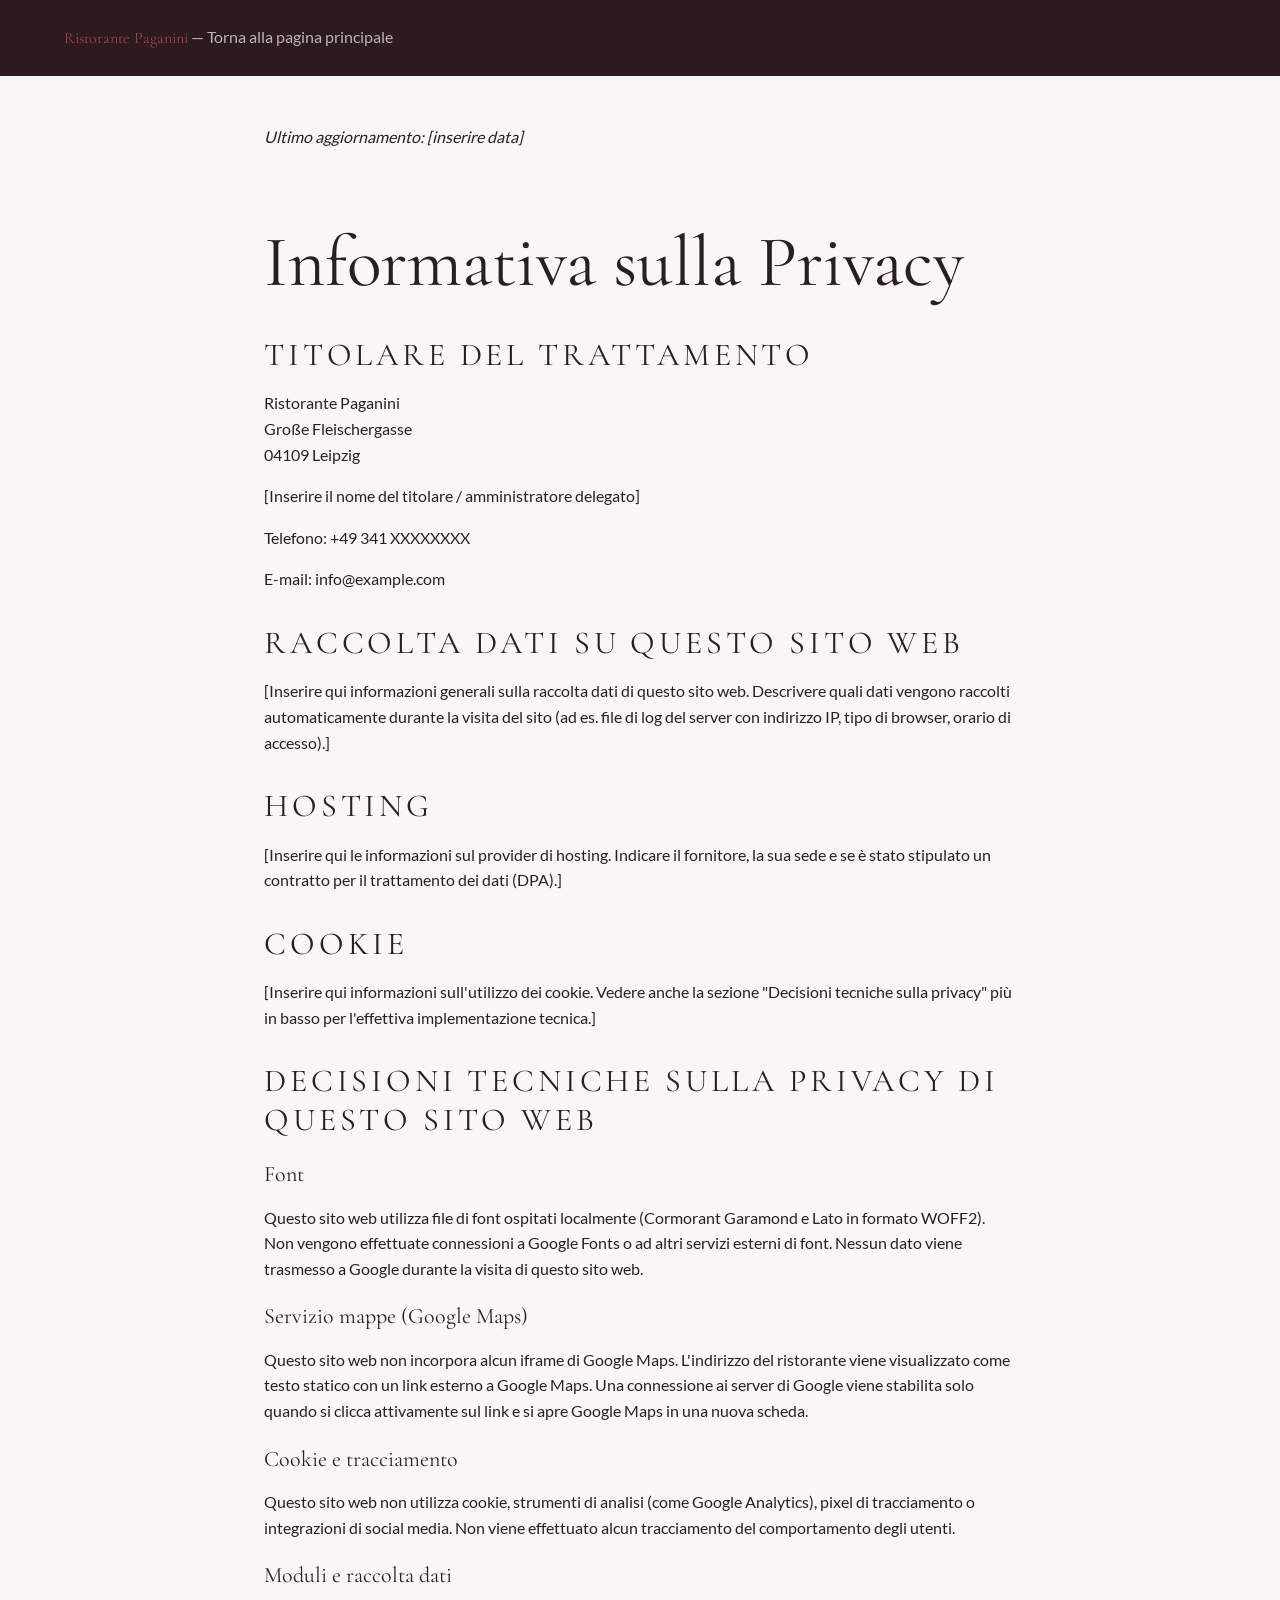
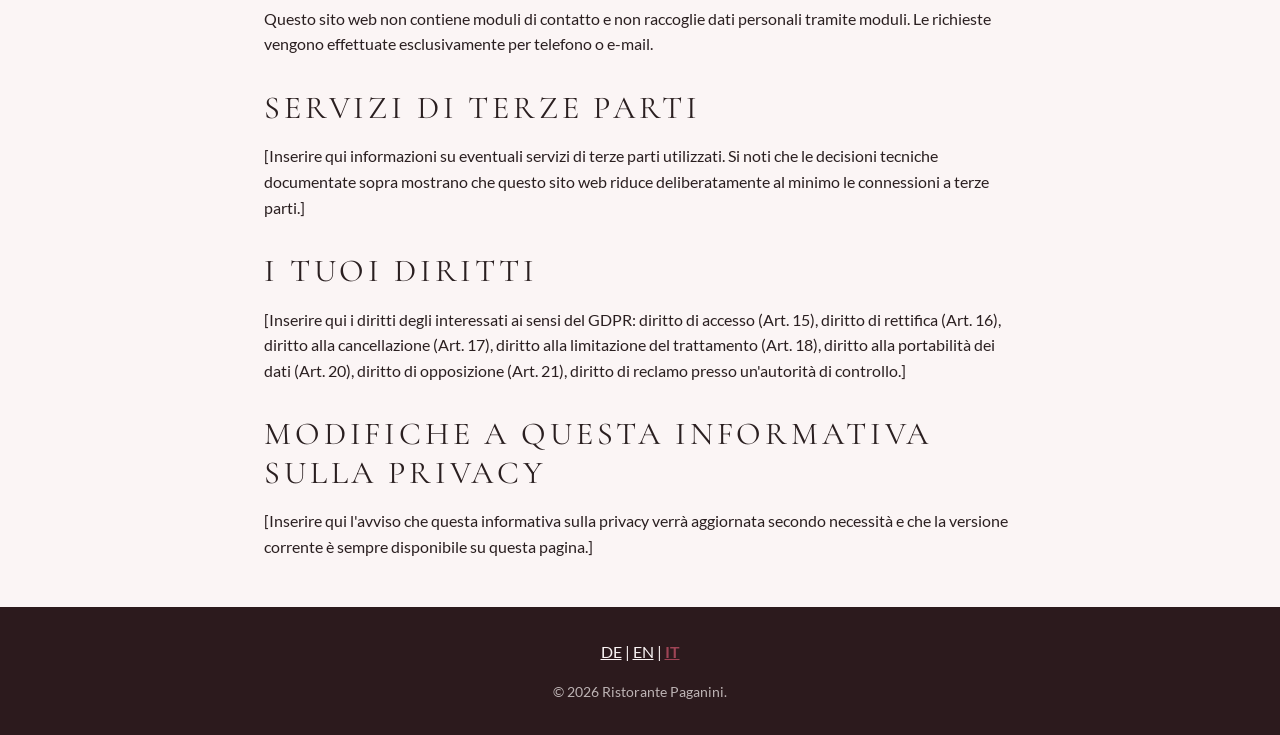
<file: it/privacy.html>
<!DOCTYPE html>
<html lang="it">
<head>

  <!-- ============================================================ -->
  <!-- META — charset (must be first) and viewport                  -->
  <!-- ============================================================ -->
  <meta charset="UTF-8">
  <meta name="viewport" content="width=device-width, initial-scale=1.0">

  <!-- ============================================================ -->
  <!-- ROBOTS — noindex for legal pages (D-02)                      -->
  <!-- ============================================================ -->
  <meta name="robots" content="noindex">

  <!-- ============================================================ -->
  <!-- TITLE                                                        -->
  <!-- ============================================================ -->
  <title>Informativa sulla Privacy | Ristorante Paganini</title>

  <!-- ============================================================ -->
  <!-- FAVICON SET — same 4-tag approach as onepage                 -->
  <!-- Paths relative from /it/ — all assets in ../assets/          -->
  <!-- ============================================================ -->
  <link rel="icon" href="../assets/favicon.svg" type="image/svg+xml">
  <link rel="icon" href="../assets/favicon.ico" sizes="32x32">
  <link rel="apple-touch-icon" href="../assets/apple-touch-icon.png">
  <link rel="manifest" href="../assets/site.webmanifest">

  <!-- ============================================================ -->
  <!-- STYLESHEET — single file, no @import, no CDN                 -->
  <!-- ============================================================ -->
  <link rel="stylesheet" href="../assets/css/main.css">

</head>
<body>

  <!-- ============================================================ -->
  <!-- HEADER — Back-to-homepage link only (D-01, D-03)             -->
  <!-- ============================================================ -->
  <header class="section--dark" style="padding: var(--space-6) 0;">
    <div class="wrapper">
      <a href="/it/" style="color: var(--color-accent-light); text-decoration: none; font-family: var(--font-heading); font-size: var(--font-size-lg);">Ristorante Paganini</a>
      <span style="color: var(--color-text-inverse); opacity: 0.7;"> &mdash; Torna alla pagina principale</span>
    </div>
  </header>

  <!-- ============================================================ -->
  <!-- MAIN — Privacy policy with placeholder + GDPR documentation  -->
  <!-- ============================================================ -->
  <main>
    <div class="content-wrapper" style="padding-block: var(--space-12);">
      <div class="flow">

        <!-- REPLACE WITH REAL LEGAL TEXT BEFORE LAUNCH: Last Updated Date -->
        <p><em>Ultimo aggiornamento: [inserire data]</em></p>

        <h1>Informativa sulla Privacy</h1>

        <!-- ======================================================== -->
        <!-- PLACEHOLDER SECTIONS — require lawyer review              -->
        <!-- ======================================================== -->

        <!-- REPLACE WITH REAL LEGAL TEXT BEFORE LAUNCH: Titolare del trattamento -->
        <h2>Titolare del trattamento</h2>
        <p>
          Ristorante Paganini<br>
          Gro&szlig;e Fleischergasse<br>
          04109 Leipzig
        </p>
        <!-- EDIT: Replace with real owner/managing director name -->
        <p>[Inserire il nome del titolare / amministratore delegato]</p>
        <!-- EDIT: Replace XXXXXXXX with real phone number -->
        <p>Telefono: +49 341 XXXXXXXX</p>
        <!-- EDIT: Replace with real email -->
        <p>E-mail: info@example.com</p>

        <!-- REPLACE WITH REAL LEGAL TEXT BEFORE LAUNCH: Raccolta dati su questo sito web -->
        <h2>Raccolta dati su questo sito web</h2>
        <p>
          [Inserire qui informazioni generali sulla raccolta dati di questo sito web.
          Descrivere quali dati vengono raccolti automaticamente durante la visita del sito
          (ad es. file di log del server con indirizzo IP, tipo di browser, orario di accesso).]
        </p>

        <!-- REPLACE WITH REAL LEGAL TEXT BEFORE LAUNCH: Hosting -->
        <h2>Hosting</h2>
        <p>
          [Inserire qui le informazioni sul provider di hosting. Indicare il fornitore,
          la sua sede e se &egrave; stato stipulato un contratto per il trattamento dei dati (DPA).]
        </p>

        <!-- REPLACE WITH REAL LEGAL TEXT BEFORE LAUNCH: Cookie -->
        <h2>Cookie</h2>
        <p>
          [Inserire qui informazioni sull'utilizzo dei cookie. Vedere anche la sezione
          "Decisioni tecniche sulla privacy" pi&ugrave; in basso per l'effettiva implementazione tecnica.]
        </p>

        <!-- ======================================================== -->
        <!-- GDPR FACTUAL DOCUMENTATION (D-12, D-13)                   -->
        <!-- These statements are factual — not placeholder text.      -->
        <!-- ======================================================== -->

        <h2>Decisioni tecniche sulla privacy di questo sito web</h2>

        <!-- This section documents actual technical implementation decisions.
             These statements are factual and verifiable against the codebase.
             A lawyer should review and incorporate these facts into the full
             privacy policy text. -->

        <h3>Font</h3>
        <p>
          Questo sito web utilizza file di font ospitati localmente (Cormorant Garamond e Lato
          in formato WOFF2). Non vengono effettuate connessioni a Google Fonts o ad altri servizi
          esterni di font. Nessun dato viene trasmesso a Google durante la visita di questo sito web.
        </p>

        <h3>Servizio mappe (Google Maps)</h3>
        <p>
          Questo sito web non incorpora alcun iframe di Google Maps. L'indirizzo del ristorante
          viene visualizzato come testo statico con un link esterno a Google Maps. Una connessione
          ai server di Google viene stabilita solo quando si clicca attivamente sul link e si apre
          Google Maps in una nuova scheda.
        </p>

        <h3>Cookie e tracciamento</h3>
        <p>
          Questo sito web non utilizza cookie, strumenti di analisi (come Google Analytics),
          pixel di tracciamento o integrazioni di social media. Non viene effettuato alcun
          tracciamento del comportamento degli utenti.
        </p>

        <h3>Moduli e raccolta dati</h3>
        <p>
          Questo sito web non contiene moduli di contatto e non raccoglie dati personali tramite
          moduli. Le richieste vengono effettuate esclusivamente per telefono o e-mail.
        </p>

        <!-- ======================================================== -->
        <!-- REMAINING PLACEHOLDER SECTIONS                            -->
        <!-- ======================================================== -->

        <!-- REPLACE WITH REAL LEGAL TEXT BEFORE LAUNCH: Servizi di terze parti -->
        <h2>Servizi di terze parti</h2>
        <p>
          [Inserire qui informazioni su eventuali servizi di terze parti utilizzati. Si noti che
          le decisioni tecniche documentate sopra mostrano che questo sito web riduce deliberatamente
          al minimo le connessioni a terze parti.]
        </p>

        <!-- REPLACE WITH REAL LEGAL TEXT BEFORE LAUNCH: I tuoi diritti -->
        <h2>I tuoi diritti</h2>
        <p>
          [Inserire qui i diritti degli interessati ai sensi del GDPR: diritto di accesso (Art. 15),
          diritto di rettifica (Art. 16), diritto alla cancellazione (Art. 17), diritto alla limitazione
          del trattamento (Art. 18), diritto alla portabilit&agrave; dei dati (Art. 20), diritto di
          opposizione (Art. 21), diritto di reclamo presso un'autorit&agrave; di controllo.]
        </p>

        <!-- REPLACE WITH REAL LEGAL TEXT BEFORE LAUNCH: Modifiche a questa informativa sulla privacy -->
        <h2>Modifiche a questa informativa sulla privacy</h2>
        <p>
          [Inserire qui l'avviso che questa informativa sulla privacy verr&agrave; aggiornata
          secondo necessit&agrave; e che la versione corrente &egrave; sempre disponibile su questa pagina.]
        </p>

      </div>
    </div>
  </main>

  <!-- ============================================================ -->
  <!-- FOOTER — Minimal with language switcher (D-01)               -->
  <!-- ============================================================ -->
  <footer class="section--dark" style="padding: var(--space-8) 0;">
    <div class="wrapper" style="text-align: center;">
      <p>
        <a href="/de/" style="color: var(--color-text-inverse);">DE</a> |
        <a href="/en/" style="color: var(--color-text-inverse);">EN</a> |
        <a href="/it/" style="color: var(--color-accent-light); font-weight: var(--font-weight-bold);">IT</a>
      </p>
      <p style="margin-top: var(--space-4); font-size: var(--font-size-sm); opacity: 0.7;">
        &copy; 2026 Ristorante Paganini.
      </p>
    </div>
  </footer>

</body>
</html>
</file>
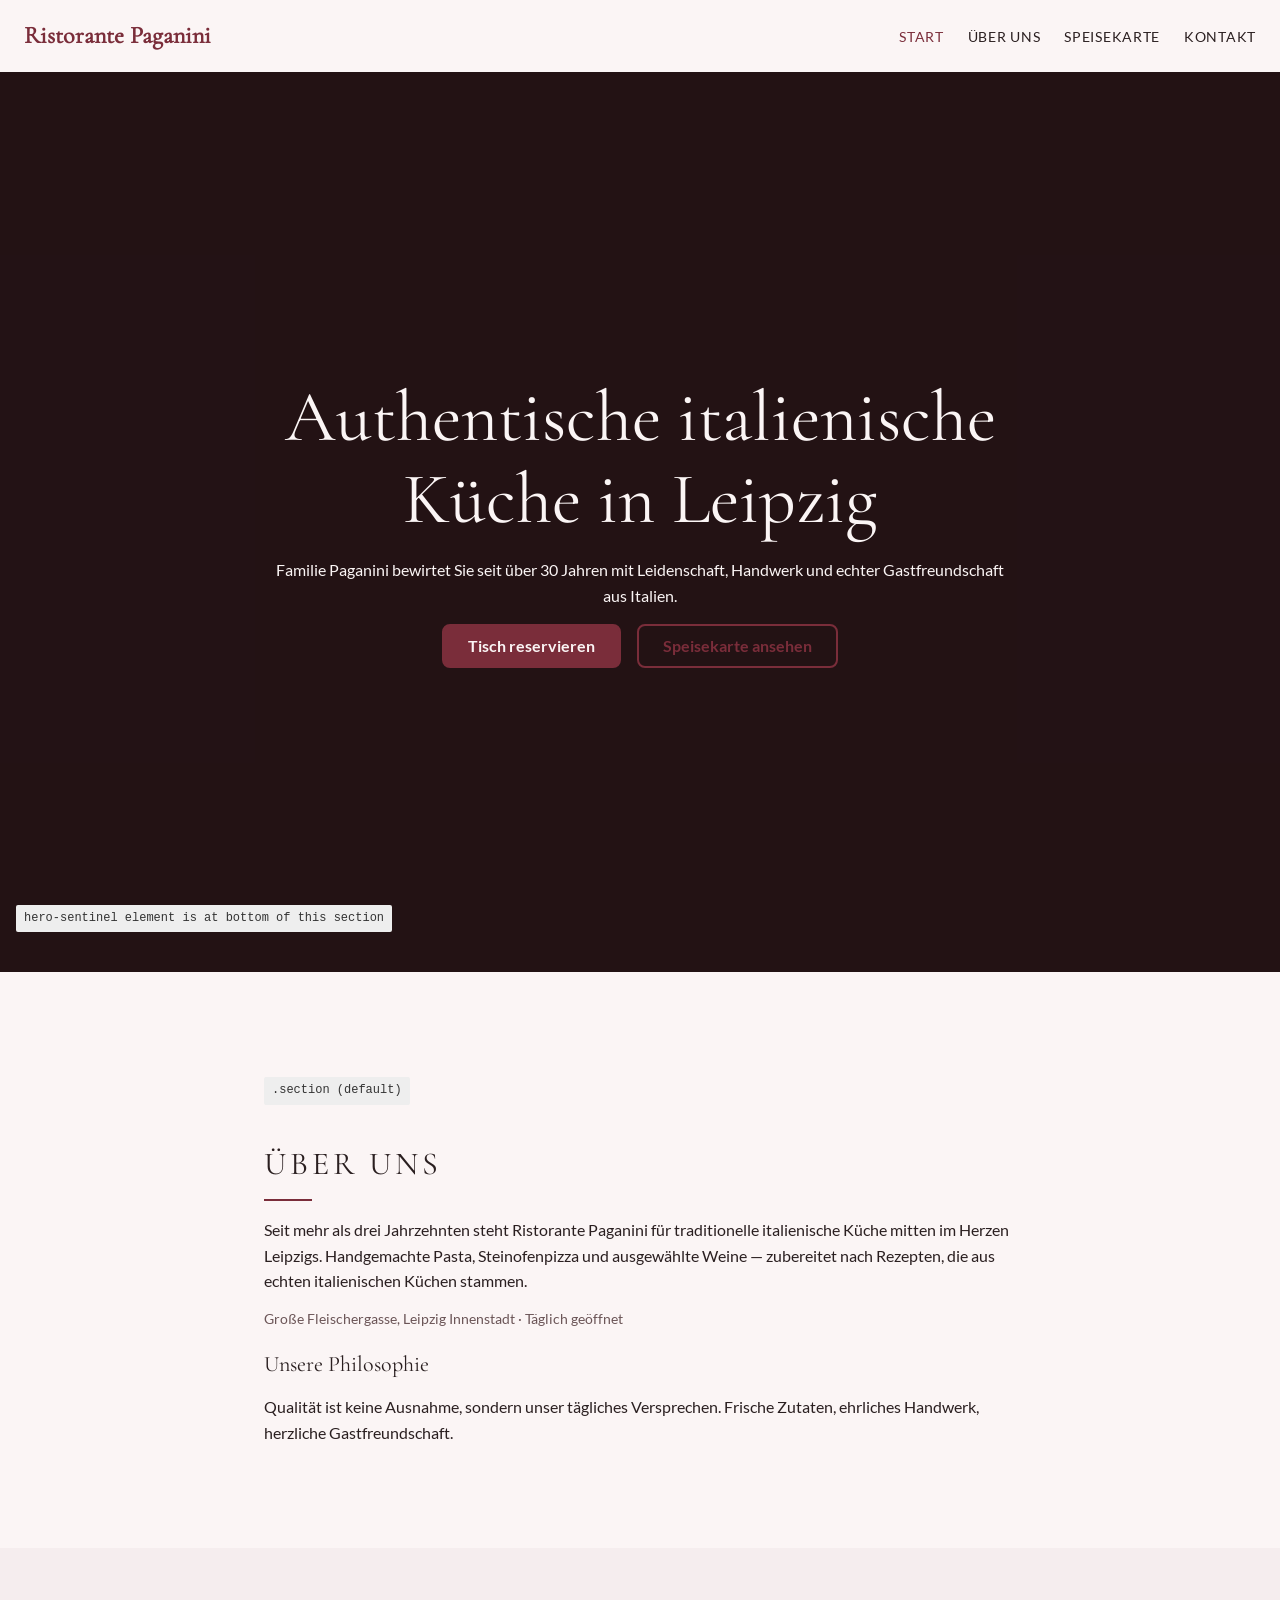
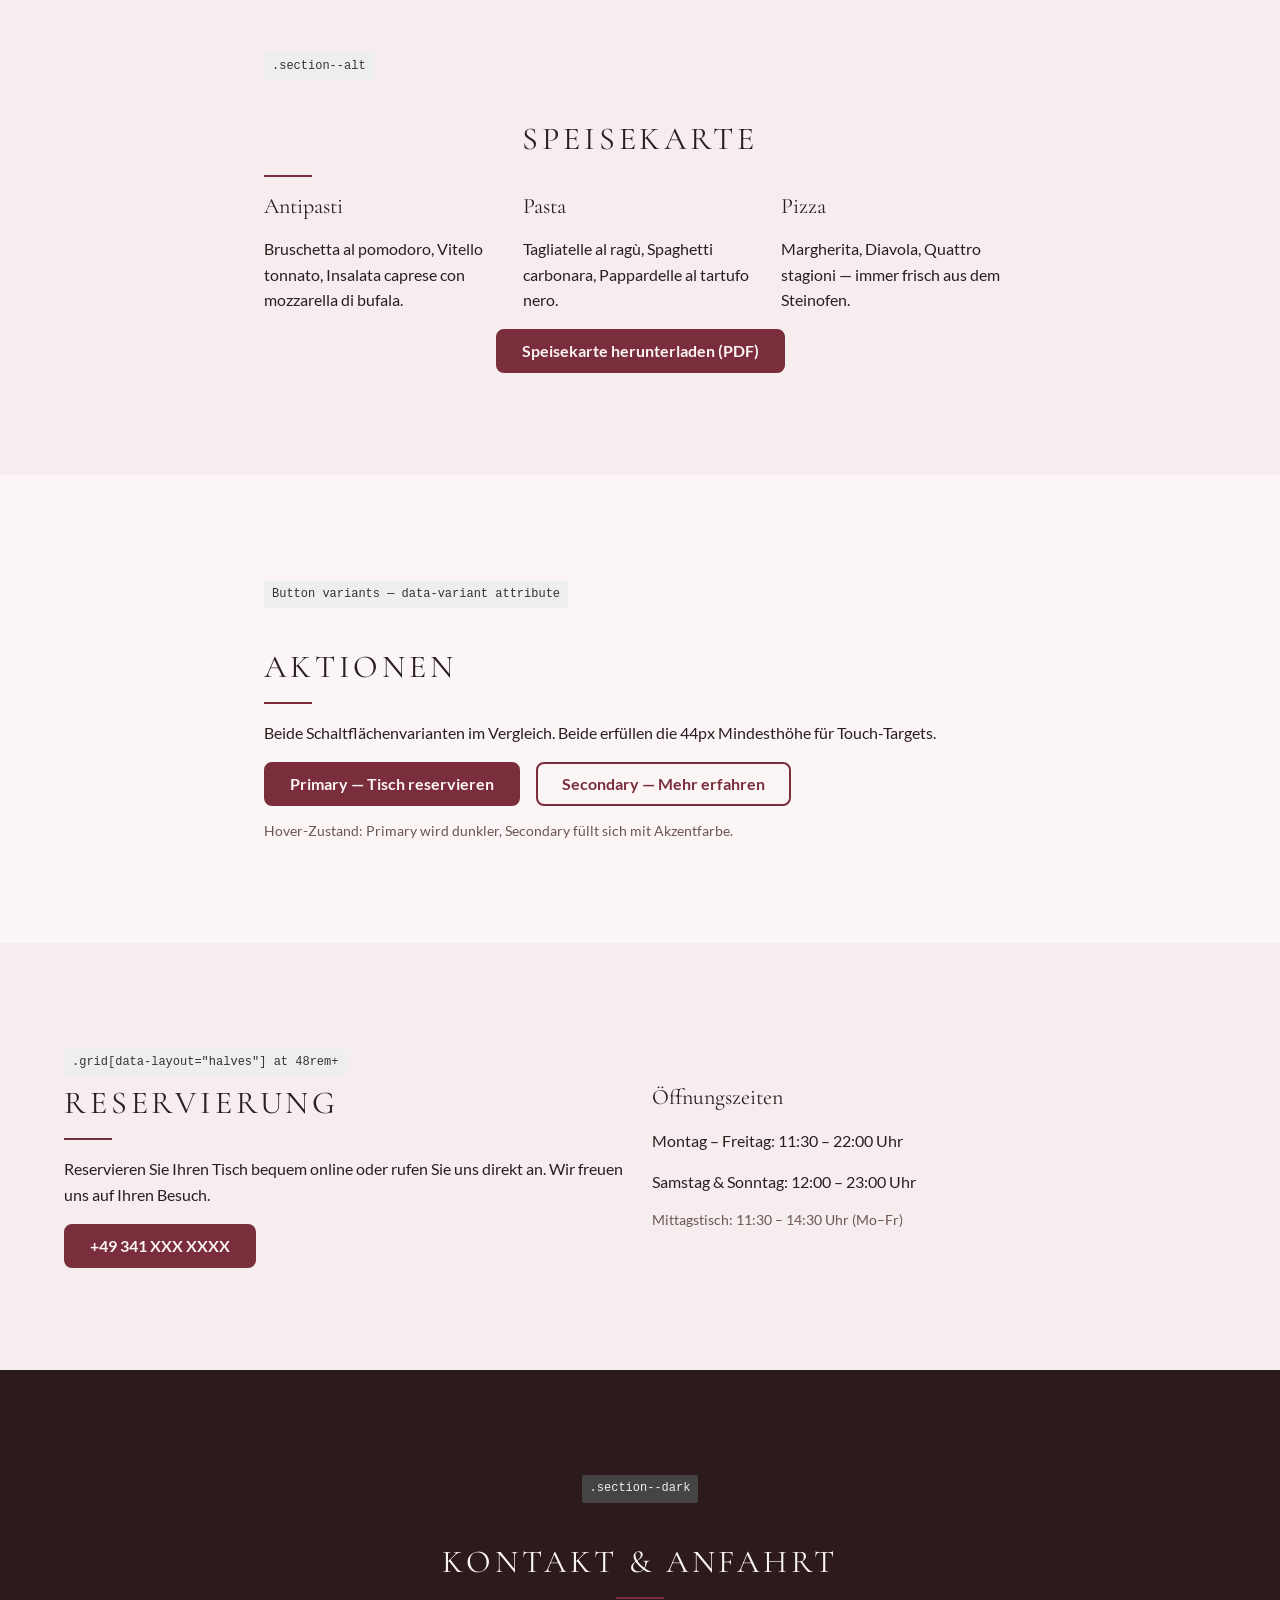
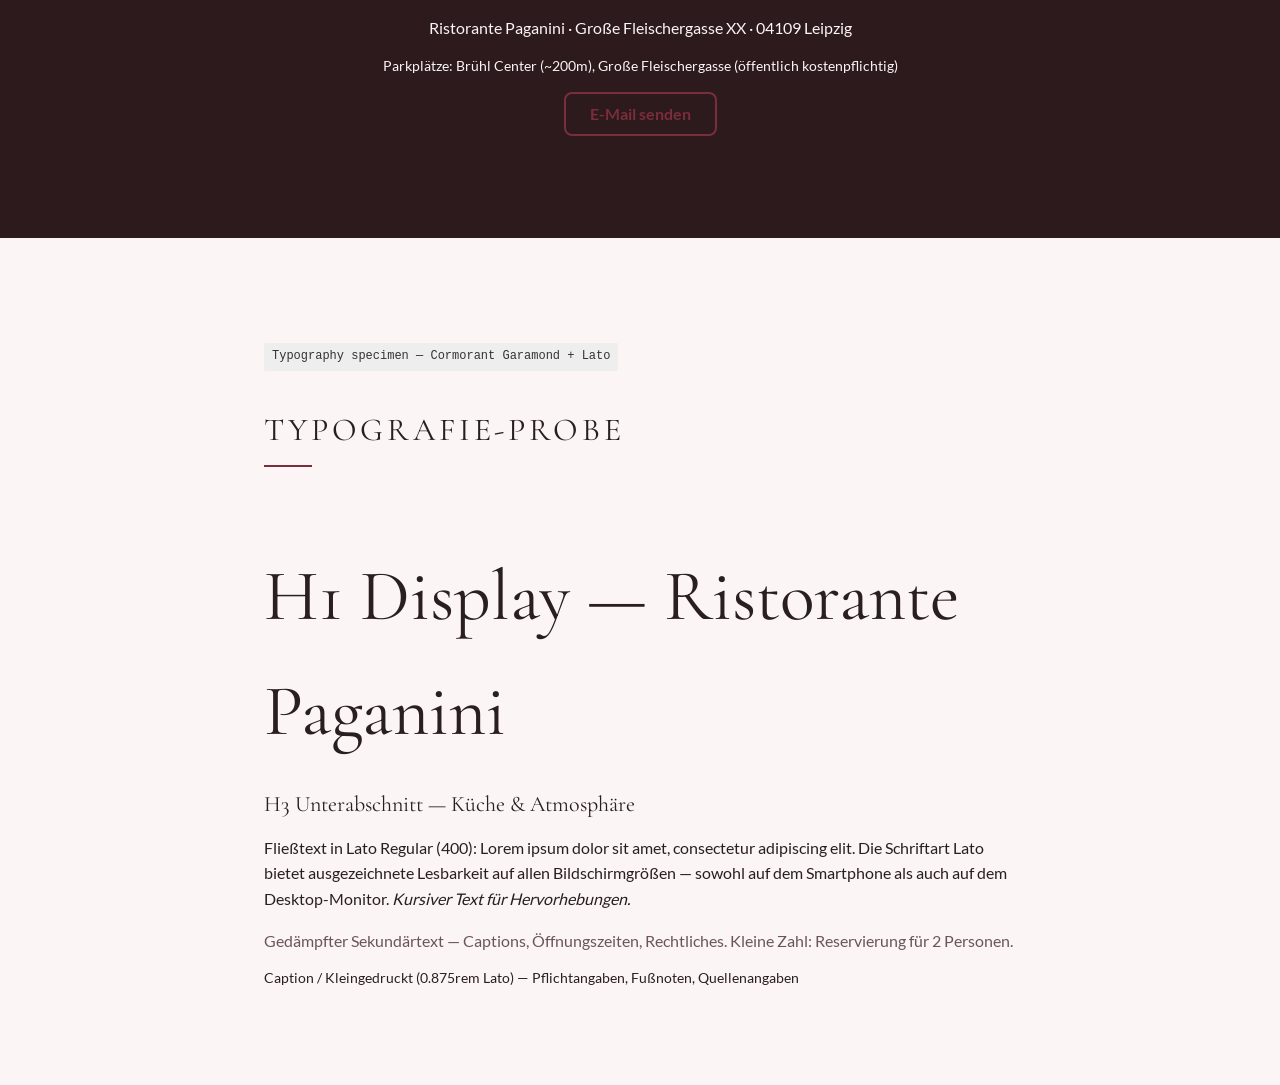
<file: assets/css/test.html>
<!-- TEST PAGE: Development-time CSS verification. Not a production file. -->
<!DOCTYPE html>
<html lang="de">
<head>
  <meta charset="UTF-8">
  <meta name="viewport" content="width=device-width, initial-scale=1">
  <title>CSS + JS Test — Ristorante Paganini</title>
  <link rel="stylesheet" href="main.css">
  <script src="../js/main.js" defer></script>
  <style>
    /* Test-page-only overrides — placeholder backgrounds for sections without real images */
    .hero {
      background-color: var(--color-surface-dark);
    }
    .test-label {
      font-family: monospace;
      font-size: 0.75rem;
      background: #eee;
      color: #333;
      padding: 0.25rem 0.5rem;
      display: inline-block;
      margin-block-end: 0.5rem;
      border-radius: 2px;
    }
  </style>
</head>
<body>

  <!-- ============================================================ -->
  <!-- BLOCK: .header — sticky site navigation                      -->
  <!-- ============================================================ -->
  <header class="header" id="site-header">
    <a href="#" class="font-heading" style="font-size: 1.5rem; text-decoration: none; color: var(--color-accent); font-weight: 700;">
      Ristorante Paganini
    </a>

    <nav>
      <ul class="nav" role="list">
        <li><a href="#hero" aria-current="true">Start</a></li>
        <li><a href="#about">Über uns</a></li>
        <li><a href="#menu">Speisekarte</a></li>
        <li><a href="#section-dark">Kontakt</a></li>
      </ul>
    </nav>

    <!-- Visually hidden text example -->
    <span class="visually-hidden">Navigationsmenü</span>

    <button type="button" class="menu-toggle" id="menu-toggle"
            aria-expanded="false" aria-controls="mobile-menu"
            aria-label="Navigation oeffnen">
      <span></span>
      <span></span>
      <span></span>
    </button>
  </header>

  <!-- ============================================================ -->
  <!-- BLOCK: .mobile-menu — full-screen overlay navigation         -->
  <!-- ============================================================ -->
  <div class="mobile-menu" id="mobile-menu" role="dialog" aria-modal="true" aria-label="Navigation">
    <button type="button" class="mobile-menu-close" aria-label="Navigation schliessen">Schliessen</button>
    <a href="#hero">Start</a>
    <a href="#about">Ueber uns</a>
    <a href="#menu">Speisekarte</a>
    <a href="#reservierung">Reservierung</a>
    <a href="#section-dark">Kontakt</a>
  </div>

  <!-- ============================================================ -->
  <!-- BLOCK: .hero — full-viewport hero section                    -->
  <!-- ============================================================ -->
  <section class="hero" id="hero">
    <!-- PLACEHOLDER: Replace with real hero image -->
    <!-- <img class="hero__bg" src="../images/hero-desktop.avif" width="1400" height="800" alt="" loading="eager" fetchpriority="high"> -->
    <div class="hero__content flow">
      <h1>Authentische italienische Küche in Leipzig</h1>
      <p>Familie Paganini bewirtet Sie seit über 30 Jahren mit Leidenschaft, Handwerk und echter Gastfreundschaft aus Italien.</p>
      <div class="cluster" style="--cluster-gap: var(--space-4); justify-content: center;">
        <a href="#reservierung" class="btn" data-variant="primary">Tisch reservieren</a>
        <a href="#menu" class="btn" data-variant="secondary">Speisekarte ansehen</a>
      </div>
    </div>
    <span class="test-label" style="position:absolute;bottom:2rem;left:1rem;z-index:10;">hero-sentinel element is at bottom of this section</span>
    <div class="hero-sentinel" aria-hidden="true"></div>
  </section>

  <!-- ============================================================ -->
  <!-- BLOCK: .section — default (cream background)                 -->
  <!-- ============================================================ -->
  <section class="section" id="about">
    <div class="wrapper">
      <div class="content-wrapper flow">
        <span class="test-label">.section (default)</span>
        <h2>Über uns</h2>
        <p>Seit mehr als drei Jahrzehnten steht Ristorante Paganini für traditionelle italienische Küche mitten im Herzen Leipzigs. Handgemachte Pasta, Steinofenpizza und ausgewählte Weine — zubereitet nach Rezepten, die aus echten italienischen Küchen stammen.</p>
        <p class="text-muted font-sm">Große Fleischergasse, Leipzig Innenstadt · Täglich geöffnet</p>
        <h3>Unsere Philosophie</h3>
        <p>Qualität ist keine Ausnahme, sondern unser tägliches Versprechen. Frische Zutaten, ehrliches Handwerk, herzliche Gastfreundschaft.</p>
      </div>
    </div>
  </section>

  <!-- ============================================================ -->
  <!-- BLOCK: .section--alt — alternate cream background            -->
  <!-- ============================================================ -->
  <section class="section section--alt" id="menu">
    <div class="wrapper">
      <div class="content-wrapper flow">
        <span class="test-label">.section--alt</span>
        <h2 class="text-center">Speisekarte</h2>
        <div class="grid" data-layout="thirds">
          <div class="flow">
            <h3>Antipasti</h3>
            <p>Bruschetta al pomodoro, Vitello tonnato, Insalata caprese con mozzarella di bufala.</p>
          </div>
          <div class="flow">
            <h3>Pasta</h3>
            <p>Tagliatelle al ragù, Spaghetti carbonara, Pappardelle al tartufo nero.</p>
          </div>
          <div class="flow">
            <h3>Pizza</h3>
            <p>Margherita, Diavola, Quattro stagioni — immer frisch aus dem Steinofen.</p>
          </div>
        </div>
        <p class="text-center">
          <a href="#" class="btn" data-variant="primary">Speisekarte herunterladen (PDF)</a>
        </p>
      </div>
    </div>
  </section>

  <!-- ============================================================ -->
  <!-- BLOCK: .section (default) — buttons showcase                 -->
  <!-- ============================================================ -->
  <section class="section">
    <div class="wrapper">
      <div class="content-wrapper flow">
        <span class="test-label">Button variants — data-variant attribute</span>
        <h2>Aktionen</h2>
        <p>Beide Schaltflächenvarianten im Vergleich. Beide erfüllen die 44px Mindesthöhe für Touch-Targets.</p>
        <div class="cluster" style="--cluster-gap: var(--space-4);">
          <a href="#" class="btn" data-variant="primary">Primary — Tisch reservieren</a>
          <a href="#" class="btn" data-variant="secondary">Secondary — Mehr erfahren</a>
        </div>
        <p class="font-sm text-muted">Hover-Zustand: Primary wird dunkler, Secondary füllt sich mit Akzentfarbe.</p>
      </div>
    </div>
  </section>

  <!-- ============================================================ -->
  <!-- BLOCK: .section--alt — grid layout halves                    -->
  <!-- ============================================================ -->
  <section class="section section--alt" id="reservierung">
    <div class="wrapper">
      <span class="test-label">.grid[data-layout="halves"] at 48rem+</span>
      <div class="grid" data-layout="halves">
        <div class="flow">
          <h2>Reservierung</h2>
          <p>Reservieren Sie Ihren Tisch bequem online oder rufen Sie uns direkt an. Wir freuen uns auf Ihren Besuch.</p>
          <a href="tel:+493410000000" class="btn" data-variant="primary">+49 341 XXX XXXX</a>
        </div>
        <div class="flow">
          <h3>Öffnungszeiten</h3>
          <!-- EDITABLE: Opening hours — update before launch -->
          <!-- SYNC: Update this value in de/, en/, and it/ files -->
          <p>Montag – Freitag: 11:30 – 22:00 Uhr</p>
          <p>Samstag & Sonntag: 12:00 – 23:00 Uhr</p>
          <p class="text-muted font-sm">Mittagstisch: 11:30 – 14:30 Uhr (Mo–Fr)</p>
        </div>
      </div>
    </div>
  </section>

  <!-- ============================================================ -->
  <!-- BLOCK: .section--dark — dark espresso background             -->
  <!-- ============================================================ -->
  <section class="section section--dark text-center" id="section-dark">
    <div class="wrapper">
      <div class="content-wrapper flow">
        <span class="test-label" style="background: #444; color: #eee;">.section--dark</span>
        <h2>Kontakt & Anfahrt</h2>
        <p>Ristorante Paganini · Große Fleischergasse XX · 04109 Leipzig</p>
        <p class="font-sm">Parkplätze: Brühl Center (~200m), Große Fleischergasse (öffentlich kostenpflichtig)</p>
        <div class="cluster" style="--cluster-gap: var(--space-4); justify-content: center;">
          <a href="mailto:info@ristorante-paganini.de" class="btn" data-variant="secondary">E-Mail senden</a>
        </div>
      </div>
    </div>
  </section>

  <!-- ============================================================ -->
  <!-- BLOCK: .section — typography specimen                        -->
  <!-- ============================================================ -->
  <section class="section">
    <div class="wrapper">
      <div class="content-wrapper flow">
        <span class="test-label">Typography specimen — Cormorant Garamond + Lato</span>
        <h2>Typografie-Probe</h2>
        <p class="font-heading" style="font-size: var(--font-size-display);">H1 Display — Ristorante Paganini</p>
        <h3>H3 Unterabschnitt — Küche &amp; Atmosphäre</h3>
        <p>Fließtext in Lato Regular (400): Lorem ipsum dolor sit amet, consectetur adipiscing elit. Die Schriftart Lato bietet ausgezeichnete Lesbarkeit auf allen Bildschirmgrößen — sowohl auf dem Smartphone als auch auf dem Desktop-Monitor. <em>Kursiver Text für Hervorhebungen.</em></p>
        <p class="text-muted">Gedämpfter Sekundärtext — Captions, Öffnungszeiten, Rechtliches. Kleine Zahl: Reservierung für 2 Personen.</p>
        <p class="font-sm">Caption / Kleingedruckt (0.875rem Lato) — Pflichtangaben, Fußnoten, Quellenangaben</p>
      </div>
    </div>
  </section>

</body>
</html>
</file>
<file: assets/css/main.css>
/*
 * MAIN.CSS -- Ristorante Paganini
 * ================================
 * Single stylesheet — no @import, no preprocessor, no build step.
 * CUBE CSS methodology (piccalil.li): Composition, Utility, Block, Exception.
 *
 * TABLE OF CONTENTS
 * -----------------
 *   1. DESIGN TOKENS
 *   2. GLOBAL / RESET
 *   3. COMPOSITION
 *   4. UTILITIES
 *   5. BLOCKS
 *   6. EXCEPTIONS
 *
 * ================================================================
 * EDITABLE CONTENT ZONES
 * ----------------------
 * HTML files use this comment convention to mark all live data:
 *   <!-- EDITABLE: [description of what to update] -->
 *   <!-- SYNC: Update this value in de/, en/, and it/ files -->
 *   <!-- PLACEHOLDER: Replace with real content before launch -->
 *
 * Any value wrapped in these comments must be updated before launch.
 * SYNC markers indicate the same value appears in all three language
 * files — update all three simultaneously to avoid inconsistencies.
 * ================================================================
 */


/* == 1. DESIGN TOKENS ========================================== */
/*
 * All visual decisions live here as CSS custom properties.
 * No color, spacing, or typography value should appear outside
 * this :root block (except in calc() and clamp() expressions
 * that reference these tokens).
 */

:root {

  /* --- Colors ------------------------------------------------- */
  --color-accent:        #7A2D3A;
  --color-accent-hover:  #5E2230;
  --color-accent-light:  #9E4455;
  --color-surface:       #FBF5F5;
  --color-surface-alt:   #F5EDEE;
  --color-surface-dark:  #2C1A1D;
  --color-text:          #2A1F20;
  --color-text-muted:    #6B5557;
  --color-text-inverse:  #FBF5F5;
  --color-border:        #DFD0D2;
  --color-overlay:       rgba(28, 12, 14, 0.55);

  /* --- Typography --------------------------------------------- */
  --font-heading: 'Cormorant Garamond', Georgia, serif;
  --font-body:    'Lato', system-ui, sans-serif;

  /* Font sizes — 4 named tokens + body base set on html/body */
  --font-size-display:    clamp(2.5rem, 6vw, 4.5rem);   /* Hero + H1, fluid */
  --font-size-heading-lg: clamp(1.625rem, 3vw, 2rem);   /* H2, fluid */
  --font-size-heading-sm: 1.375rem;                      /* H3, fixed */
  --font-size-sm:         0.875rem;                      /* Captions / legal */

  /* Font weights — exactly 2 tokens */
  --font-weight-normal: 400;
  --font-weight-bold:   700;

  /* Line heights */
  --line-height-base:       1.6;   /* Body text */
  --line-height-heading:    1.15;  /* H1 / display */
  --line-height-heading-lg: 1.2;   /* H2 */
  --line-height-heading-sm: 1.25;  /* H3 */

  /* --- Spacing Scale ------------------------------------------ */
  /* Multiples of 4px expressed in rem (base 16px) */
  --space-1:  0.25rem;   /*   4px */
  --space-2:  0.5rem;    /*   8px */
  --space-3:  0.75rem;   /*  12px — compact interactive (input padding, pill tags) */
  --space-4:  1rem;      /*  16px */
  --space-6:  1.5rem;    /*  24px */
  --space-8:  2rem;      /*  32px */
  --space-12: 3rem;      /*  48px */
  --space-16: 4rem;      /*  64px */
  --space-20: 5rem;      /*  80px — section vertical spacing minimum */
  --space-24: 6rem;      /*  96px — section vertical spacing mid */
  --space-30: 7.5rem;    /* 120px — section vertical spacing maximum */

  /* --- Layout ------------------------------------------------- */
  --wrapper-max:      1200px;
  --content-max:      800px;
  --wrapper-padding:  var(--space-6);
  --header-height:    4.5rem;   /* 72px — used for scroll-padding-top */
  --section-spacing:  clamp(5rem, 8vw, 7.5rem);

  /* --- Shadows ------------------------------------------------ */
  --shadow-sm: 0 1px 3px rgba(42, 31, 32, 0.08);
  --shadow-md: 0 4px 12px rgba(42, 31, 32, 0.12);
  --shadow-lg: 0 8px 32px rgba(42, 31, 32, 0.16);

  /* --- Radii -------------------------------------------------- */
  --radius-sm: 4px;
  --radius-md: 8px;
  --radius-lg: 16px;

  /* --- Transitions ------------------------------------------- */
  --transition-fast: 150ms ease;   /* Focus rings, hover color changes */
  --transition-base: 250ms ease;   /* Button hover, link hover, nav state */
  --transition-slow: 400ms ease;   /* Header scroll state, section reveals */

  /* --- Z-index ------------------------------------------------ */
  --z-header:  100;
  --z-overlay: 200;
  --z-modal:   300;

}


/* == @FONT-FACE ================================================= */
/*
 * Self-hosted woff2 — no request to fonts.googleapis.com or
 * fonts.gstatic.com. GDPR/DSGVO compliant for German audience.
 * Source: google-webfonts-helper (gwfh.mranftl.com), Latin subset.
 * font-display: swap — text visible immediately in fallback font.
 */

@font-face {
  font-family: 'Cormorant Garamond';
  src: url('../fonts/cormorant-garamond-v22-latin-regular.woff2') format('woff2');
  font-weight: 400;
  font-style: normal;
  font-display: swap;
}

@font-face {
  font-family: 'Cormorant Garamond';
  src: url('../fonts/cormorant-garamond-v22-latin-italic.woff2') format('woff2');
  font-weight: 400;
  font-style: italic;
  font-display: swap;
}

@font-face {
  font-family: 'Lato';
  src: url('../fonts/lato-v24-latin-regular.woff2') format('woff2');
  font-weight: 400;
  font-style: normal;
  font-display: swap;
}

@font-face {
  font-family: 'Lato';
  src: url('../fonts/lato-v24-latin-700.woff2') format('woff2');
  font-weight: 700;
  font-style: normal;
  font-display: swap;
}


/* == 2. GLOBAL / RESET ========================================= */
/*
 * Box model normalization and sensible element defaults.
 * Follows Josh Comeau's CSS reset approach adapted for CUBE CSS.
 */

*,
*::before,
*::after {
  box-sizing: border-box;
}

* {
  margin: 0;
  padding: 0;
}

html {
  scroll-padding-top: var(--header-height);
  scroll-behavior: smooth;
}

body {
  font-family: var(--font-body);
  font-size: 1rem;
  font-weight: var(--font-weight-normal);
  line-height: var(--line-height-base);
  color: var(--color-text);
  background-color: var(--color-surface);
  -webkit-font-smoothing: antialiased;
  -moz-osx-font-smoothing: grayscale;
}

/* Heading hierarchy — Cormorant Garamond for all levels */
h1,
h2,
h3,
h4 {
  font-family: var(--font-heading);
  font-weight: var(--font-weight-normal);
  line-height: var(--line-height-heading);
}

h1 {
  font-size: var(--font-size-display);
}

h2 {
  font-size: var(--font-size-heading-lg);
  line-height: var(--line-height-heading-lg);
  text-transform: uppercase;
  letter-spacing: 0.12em;
}

h3 {
  font-size: var(--font-size-heading-sm);
  line-height: var(--line-height-heading-sm);
}

/* Replaced elements — prevent overflow and preserve aspect ratio */
img,
picture,
video,
canvas,
svg {
  display: block;
  max-width: 100%;
}

img {
  height: auto;
}

/* Form elements inherit font from body (not browser default) */
input,
button,
textarea,
select {
  font: inherit;
}

/* Links */
a {
  color: var(--color-accent);
  text-decoration-skip-ink: auto;
}

a:hover {
  color: var(--color-accent-hover);
}

/* Focus indicator — keyboard-only, WCAG 2.1 AA */
:focus-visible {
  outline: 3px solid var(--color-accent);
  outline-offset: 3px;
  transition: outline-offset var(--transition-fast);
}

:focus:not(:focus-visible) {
  outline: none;
}

/* Reduced motion — collapse all animations for accessibility */
@media (prefers-reduced-motion: reduce) {
  *,
  *::before,
  *::after {
    animation-duration: 0.01ms !important;
    animation-iteration-count: 1 !important;
    transition-duration: 0.01ms !important;
    scroll-behavior: auto !important;
  }
}


/* == 3. COMPOSITION ============================================ */
/*
 * Layout primitives — structural patterns with no visual opinion.
 * These primitives wrap content and define spatial relationships.
 * They do NOT apply colors, fonts, or decorative properties.
 */

/* --- Flow: vertical rhythm via inherited margin -------------- */
.flow > * + * {
  margin-block-start: var(--flow-space, 1em);
}

/* --- Cluster: inline flexible group (buttons, tags, nav) ----- */
.cluster {
  display: flex;
  flex-wrap: wrap;
  gap: var(--cluster-gap, var(--space-4));
  align-items: center;
}

/* --- Wrapper: full-width content constraint ------------------ */
.wrapper {
  max-width: var(--wrapper-max);
  margin-inline: auto;
  padding-inline: var(--wrapper-padding);
}

/* --- Content wrapper: narrow text constraint ---------------- */
.content-wrapper {
  max-width: var(--content-max);
  margin-inline: auto;
  padding-inline: var(--wrapper-padding);
}

/* --- Grid: general-purpose grid layout ---------------------- */
.grid {
  display: grid;
  gap: var(--grid-gap, var(--space-6));
}

@media (min-width: 48rem) {
  .grid[data-layout="halves"] {
    grid-template-columns: repeat(2, 1fr);
  }
}

@media (min-width: 64rem) {
  .grid[data-layout="thirds"] {
    grid-template-columns: repeat(3, 1fr);
  }
  .grid[data-layout="quarters"] {
    grid-template-columns: repeat(4, 1fr);
  }
}


/* == 4. UTILITIES ============================================== */
/*
 * Single-purpose helper classes.
 * Each class does exactly one thing.
 */

/* --- Accessibility: screen-reader only text ----------------- */
.visually-hidden {
  clip: rect(0 0 0 0);
  clip-path: inset(50%);
  height: 1px;
  overflow: hidden;
  position: absolute;
  white-space: nowrap;
  width: 1px;
}

/* --- Text alignment ----------------------------------------- */
.text-center {
  text-align: center;
}

/* --- Muted / secondary text color --------------------------- */
.text-muted {
  color: var(--color-text-muted);
}

/* --- Force heading font on non-heading elements ------------- */
.font-heading {
  font-family: var(--font-heading);
}

/* --- Small / caption text size ----------------------------- */
.font-sm {
  font-size: var(--font-size-sm);
  line-height: 1.5;
}


/* == 5. BLOCKS ================================================= */
/*
 * Component-level styles — each block is an independent visual unit.
 * Blocks reference design tokens; never hard-code values here.
 * Block variants use data-attributes per CUBE CSS methodology.
 */

/* --- Header: sticky site navigation container --------------- */
.header {
  position: sticky;
  top: 0;
  z-index: var(--z-header);
  height: var(--header-height);
  display: flex;
  align-items: center;
  justify-content: space-between;
  padding-inline: var(--wrapper-padding);
  background-color: var(--color-surface);
  color: var(--color-text);
  transition: background-color var(--transition-slow), box-shadow var(--transition-slow), color var(--transition-slow);
}

/* --- Nav: horizontal navigation link list ------------------- */
.nav {
  display: flex;
  gap: var(--space-6);
  list-style: none;
}

.nav a {
  font-family: var(--font-body);
  font-size: var(--font-size-sm);
  font-weight: var(--font-weight-normal);
  color: var(--color-text);
  text-decoration: none;
  text-transform: uppercase;
  letter-spacing: 0.05em;
  padding-block: var(--space-2);
  transition: color var(--transition-base);
}

.nav a:hover,
.nav a[aria-current="true"] {
  color: var(--color-accent);
}

/* Hide nav on mobile — shown only on desktop (64rem+) */
@media (max-width: 63.999rem) {
  .nav {
    display: none;
  }
}

/* --- Menu toggle: hamburger button for mobile navigation ---- */
.menu-toggle {
  display: none;
}

@media (max-width: 63.999rem) {
  .menu-toggle {
    display: flex;
    flex-direction: column;
    justify-content: center;
    align-items: center;
    gap: 5px;
    width: 44px;
    height: 44px;
    background: none;
    border: none;
    cursor: pointer;
    padding: 0;
    z-index: calc(var(--z-overlay) + 1);
  }
}

.menu-toggle span {
  display: block;
  width: 24px;
  height: 2px;
  background-color: var(--color-text);
  transition: background-color var(--transition-base);
}

/* --- Mobile menu: full-screen overlay navigation ------------ */
.mobile-menu {
  position: fixed;
  inset: 0;
  z-index: var(--z-overlay);
  background-color: var(--color-surface-dark);
  display: flex;
  flex-direction: column;
  align-items: center;
  justify-content: center;
  gap: var(--space-8);
  visibility: hidden;
  opacity: 0;
  transition: opacity var(--transition-base), visibility var(--transition-base);
}

.mobile-menu[data-open="true"] {
  visibility: visible;
  opacity: 1;
}

.mobile-menu a {
  font-family: var(--font-heading);
  font-size: var(--font-size-heading-lg);
  color: var(--color-text-inverse);
  text-decoration: none;
  padding: var(--space-4);
  transition: color var(--transition-base);
}

.mobile-menu a:hover {
  color: var(--color-accent-light);
}

.mobile-menu-close {
  position: absolute;
  top: var(--space-4);
  right: var(--space-4);
  background: none;
  border: none;
  color: var(--color-text-inverse);
  font-family: var(--font-body);
  font-size: var(--font-size-sm);
  text-transform: uppercase;
  letter-spacing: 0.05em;
  cursor: pointer;
  padding: var(--space-2);
  opacity: 0.7;
  transition: opacity var(--transition-base);
  min-width: 44px;
  min-height: 44px;
  display: flex;
  align-items: center;
  justify-content: center;
}

.mobile-menu-close:hover {
  opacity: 1;
}

/* --- Hero: full-viewport hero section with overlay ---------- */
.hero {
  position: relative;
  min-height: 100vh;
  display: flex;
  align-items: center;
  justify-content: center;
  text-align: center;
  color: var(--color-text-inverse);
  overflow: hidden;
}

/* Dark overlay on top of background image */
.hero::before {
  content: '';
  position: absolute;
  inset: 0;
  background-color: var(--color-overlay);
  z-index: 1;
}

/* Hero text content — above overlay */
.hero__content {
  position: relative;
  z-index: 2;
  max-width: var(--content-max);
  padding-inline: var(--wrapper-padding);
}

/* Hero background image — behind overlay */
.hero__bg {
  position: absolute;
  inset: 0;
  width: 100%;
  height: 100%;
  object-fit: cover;
  z-index: 0;
}

/* --- Btn: interactive call-to-action button ------------------ */
/*
 * Variants use data-variant attribute per CUBE CSS methodology.
 * data-variant="primary"   — solid wine fill, white text (main CTA)
 * data-variant="secondary" — wine border, transparent fill (secondary action)
 */
.btn {
  display: inline-flex;
  align-items: center;
  justify-content: center;
  min-height: 44px;
  padding: var(--space-2) var(--space-6);
  font-family: var(--font-body);
  font-size: 1rem;
  font-weight: var(--font-weight-bold);
  line-height: 1;
  text-decoration: none;
  border: 2px solid transparent;
  border-radius: var(--radius-md);
  cursor: pointer;
  transition: background-color var(--transition-base), color var(--transition-base), border-color var(--transition-base);
}

.btn[data-variant="primary"] {
  background-color: var(--color-accent);
  color: var(--color-text-inverse);
  border-color: var(--color-accent);
}

.btn[data-variant="primary"]:hover,
.btn[data-variant="primary"]:focus-visible {
  background-color: var(--color-accent-hover);
  border-color: var(--color-accent-hover);
  color: var(--color-text-inverse);
}

.btn[data-variant="secondary"] {
  background-color: transparent;
  color: var(--color-accent);
  border-color: var(--color-accent);
}

.btn[data-variant="secondary"]:hover,
.btn[data-variant="secondary"]:focus-visible {
  background-color: var(--color-accent);
  color: var(--color-text-inverse);
}

/* --- Section: generic page section with vertical spacing ----- */
.section {
  padding-block: var(--section-spacing);
}

/* Alternate section — deeper cream background */
.section--alt {
  background-color: var(--color-surface-alt);
}

/* Dark section — espresso background (footer) */
.section--dark {
  background-color: var(--color-surface-dark);
  color: var(--color-text-inverse);
}

.section--dark a {
  color: var(--color-text-inverse);
}

.section--dark a:hover {
  color: var(--color-accent-light);
}

/* H2 decorative rule — short wine-colored underline per UI-SPEC */
.section h2::after {
  content: '';
  display: block;
  width: 3rem;
  height: 2px;
  background-color: var(--color-accent);
  margin-block-start: var(--space-4);
}

/* Center the decorative rule when section or h2 is centered */
.section.text-center h2::after,
.section .text-center h2::after {
  margin-inline: auto;
}


/* --- Section label: brand mark above hero H1 ------------------- */
.section-label {
  font-family: var(--font-body);
  font-size: var(--font-size-sm);
  text-transform: uppercase;
  letter-spacing: 0.2em;
  color: var(--color-text-inverse);
  font-weight: var(--font-weight-normal);
}

/* --- Info bar: compact utility strip (dark bg, horizontal) ----- */
.info-bar {
  display: flex;
  flex-wrap: wrap;
  justify-content: center;
  align-items: center;
  gap: var(--space-6);
  padding: var(--space-8) var(--wrapper-padding);
  font-family: var(--font-body);
  font-size: var(--font-size-sm);
}

@media (max-width: 47.999rem) {
  .info-bar {
    display: grid;
    grid-template-columns: 1fr 1fr;
    gap: var(--space-4);
    text-align: center;
  }
}

/* --- Menu cards: 4-column grid for menu category cards --------- */
.menu-cards {
  display: grid;
  gap: var(--grid-gap, var(--space-6));
}

@media (min-width: 48rem) {
  .menu-cards {
    grid-template-columns: repeat(2, 1fr);
  }
}

@media (min-width: 64rem) {
  .menu-cards {
    grid-template-columns: repeat(4, 1fr);
  }
}

/* --- Menu card: individual category card ----------------------- */
.menu-card {
  background-color: var(--color-surface);
  box-shadow: var(--shadow-sm);
  border-radius: var(--radius-md);
  padding: var(--space-6);
}

.menu-card h3 {
  font-family: var(--font-heading);
  font-size: 1rem;
  font-weight: var(--font-weight-normal);
  margin-block-end: var(--space-4);
}

.menu-card__dish {
  font-weight: var(--font-weight-bold);
}

.menu-card__desc {
  font-size: var(--font-size-sm);
  color: var(--color-text-muted);
}

/* --- Lunch highlights: monthly-editable dish slot list ---------- */
.lunch-highlights {
  display: flex;
  flex-direction: column;
  gap: var(--space-6);
}

.lunch-slot {
  border-left: 2px solid var(--color-accent);
  padding-left: var(--space-4);
}

/* --- Gallery: 3-column CSS grid -------------------------------- */
.gallery {
  display: grid;
  grid-template-columns: repeat(3, 1fr);
  gap: var(--space-6);
}

@media (max-width: 47.999rem) {
  .gallery {
    grid-template-columns: 1fr;
  }
}

@media (min-width: 48rem) and (max-width: 63.999rem) {
  .gallery {
    grid-template-columns: repeat(2, 1fr);
  }
}

/* --- Gallery item: grid item wrapper --------------------------- */
.gallery__item {
  position: relative;
  overflow: hidden;
  border-radius: var(--radius-md);
  cursor: pointer;
}

.gallery__item img {
  width: 100%;
  height: 100%;
  object-fit: cover;
}

.gallery__item[data-span="2"] {
  grid-column: span 2;
}

@media (max-width: 47.999rem) {
  .gallery__item[data-span="2"] {
    grid-column: span 1;
  }
}

/* --- Gallery caption: hover overlay ---------------------------- */
.gallery__caption {
  position: absolute;
  inset: 0;
  display: flex;
  align-items: center;
  justify-content: center;
  background: rgba(28, 12, 14, 0.8);
  color: var(--color-text-inverse);
  font-size: var(--font-size-sm);
  font-family: var(--font-body);
  opacity: 0;
  transition: opacity var(--transition-base);
  padding: var(--space-4);
}

.gallery__item:hover .gallery__caption,
.gallery__item:focus-within .gallery__caption {
  opacity: 1;
}

/* --- Lightbox: fixed modal overlay for gallery images ---------- */
.lightbox {
  position: fixed;
  inset: 0;
  z-index: var(--z-modal);
  background: rgba(44, 26, 29, 0.95);
  display: flex;
  align-items: center;
  justify-content: center;
  visibility: hidden;
  opacity: 0;
  transition: opacity var(--transition-base), visibility var(--transition-base);
}

.lightbox[data-open="true"] {
  visibility: visible;
  opacity: 1;
}

.lightbox__img {
  max-width: 90vw;
  max-height: 85vh;
  object-fit: contain;
  border-radius: var(--radius-md);
}

.lightbox__nav {
  position: absolute;
  top: 50%;
  transform: translateY(-50%);
}

.lightbox__nav[data-dir="prev"] {
  left: var(--space-4);
}

.lightbox__nav[data-dir="next"] {
  right: var(--space-4);
}

.lightbox__close {
  position: absolute;
  top: var(--space-4);
  right: var(--space-4);
}

/* --- FAQ list: dl/details list spacing ------------------------- */
.faq-list {
  display: flex;
  flex-direction: column;
  gap: var(--space-6);
}

.faq-list dt,
.faq-list summary {
  font-family: var(--font-heading);
  font-size: 1rem;
  font-weight: var(--font-weight-normal);
  cursor: pointer;
}

.faq-list dd {
  color: var(--color-text);
  margin-inline-start: 0;
  margin-block-start: var(--space-2);
  padding-block-end: var(--space-4);
  border-bottom: 1px solid var(--color-border);
}


/* == 6. EXCEPTIONS ============================================= */
/*
 * Data-attribute overrides for dynamic states.
 * Applied via JavaScript; never set statically in HTML.
 */

/* Header transparent over hero — JS removes data-state entirely at top */
.header:not([data-state]) {
  background-color: transparent;
  color: var(--color-text-inverse);
  transition: background-color var(--transition-slow), box-shadow var(--transition-slow), color var(--transition-slow);
}

.header:not([data-state]) .nav a {
  color: var(--color-text-inverse);
}

.header:not([data-state]) .nav a:hover {
  color: var(--color-accent-light);
}

.header:not([data-state]) .menu-toggle span {
  background-color: var(--color-text-inverse);
}

/* Header gains solid background and shadow when scrolled past hero */
.header[data-state="scrolled"] {
  background-color: var(--color-surface);
  color: var(--color-text);
  box-shadow: var(--shadow-sm);
}

.header[data-state="scrolled"] .nav a {
  color: var(--color-text);
}

.header[data-state="scrolled"] .nav a:hover,
.header[data-state="scrolled"] .nav a[aria-current="true"] {
  color: var(--color-accent);
}

.header[data-state="scrolled"] .menu-toggle span {
  background-color: var(--color-text);
}

/* Header slides out of view when scrolling down */
.header[data-state="hidden"] {
  transform: translateY(-100%);
  transition: transform var(--transition-slow), background-color var(--transition-slow), box-shadow var(--transition-slow), color var(--transition-slow);
}

/* Hero sentinel — invisible position marker for IntersectionObserver */
.hero-sentinel {
  position: absolute;
  bottom: 0;
  left: 0;
  width: 1px;
  height: 1px;
  pointer-events: none;
}
</file>
